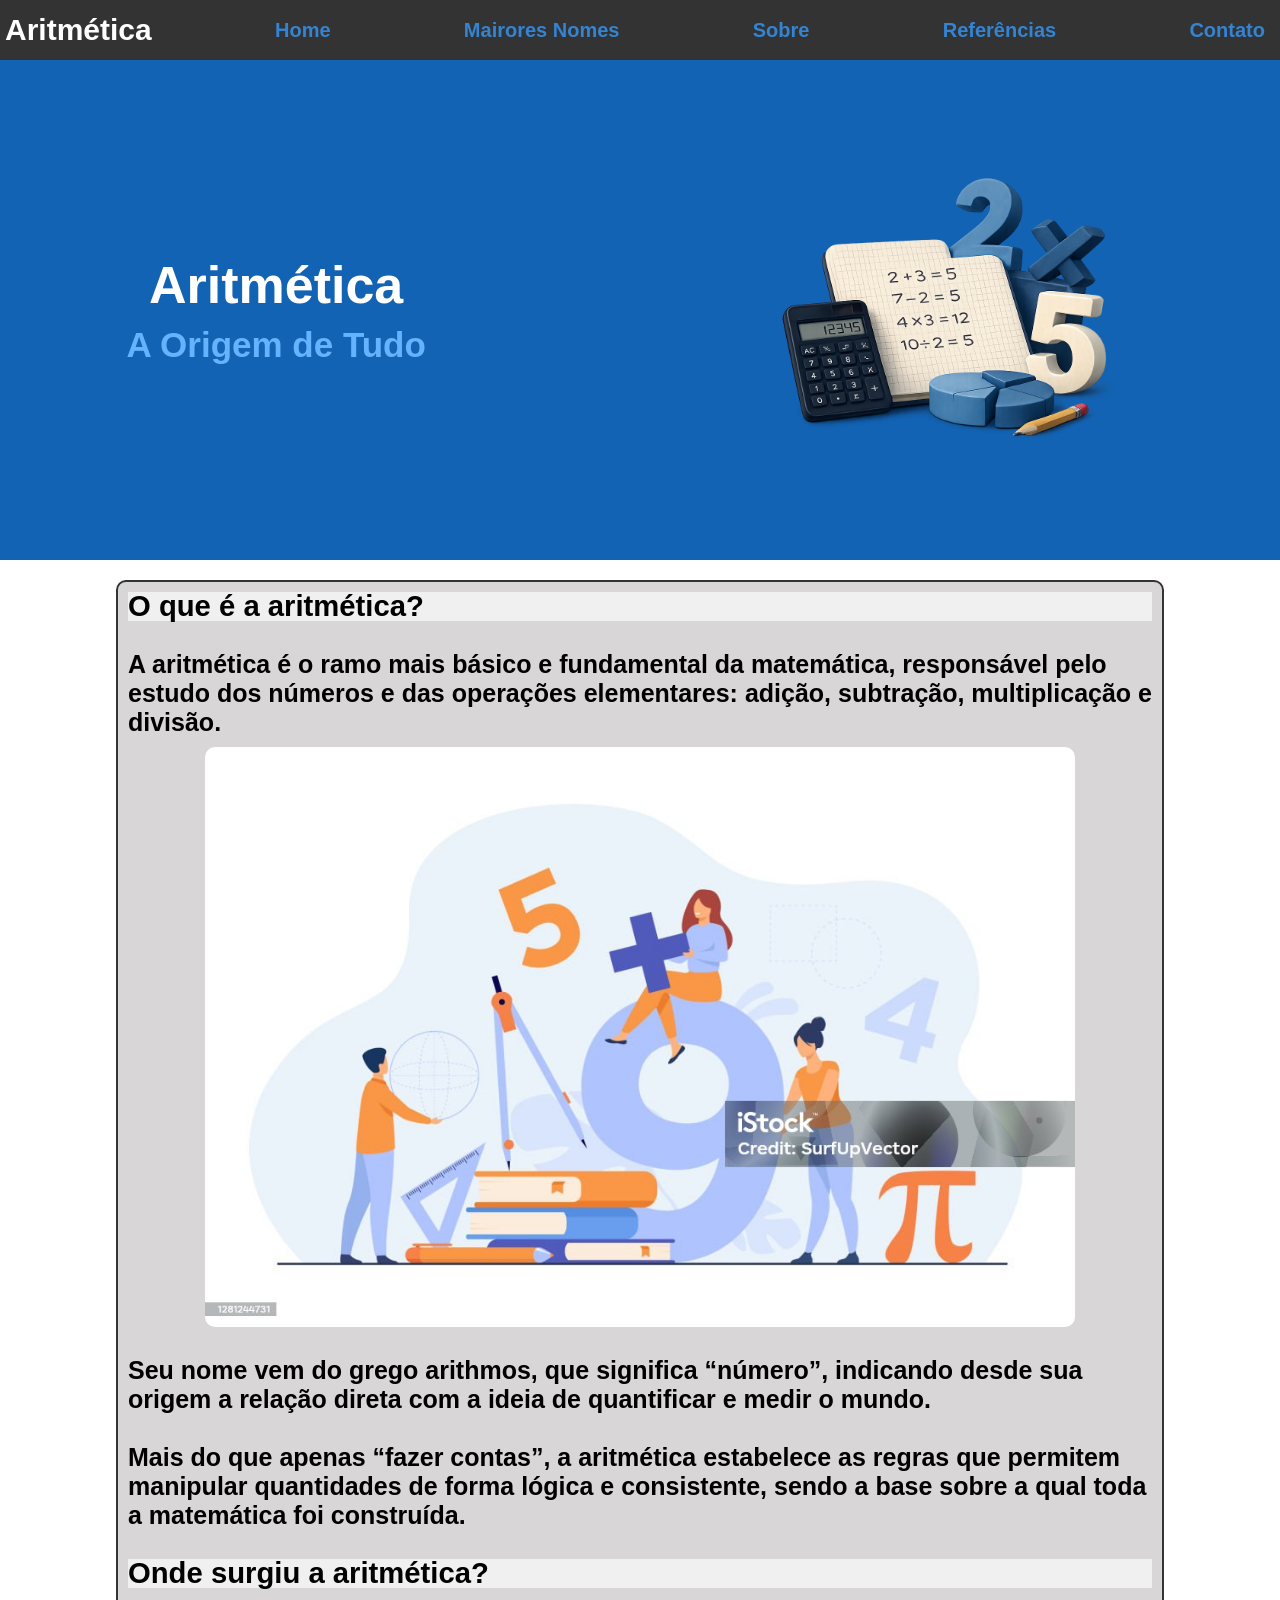
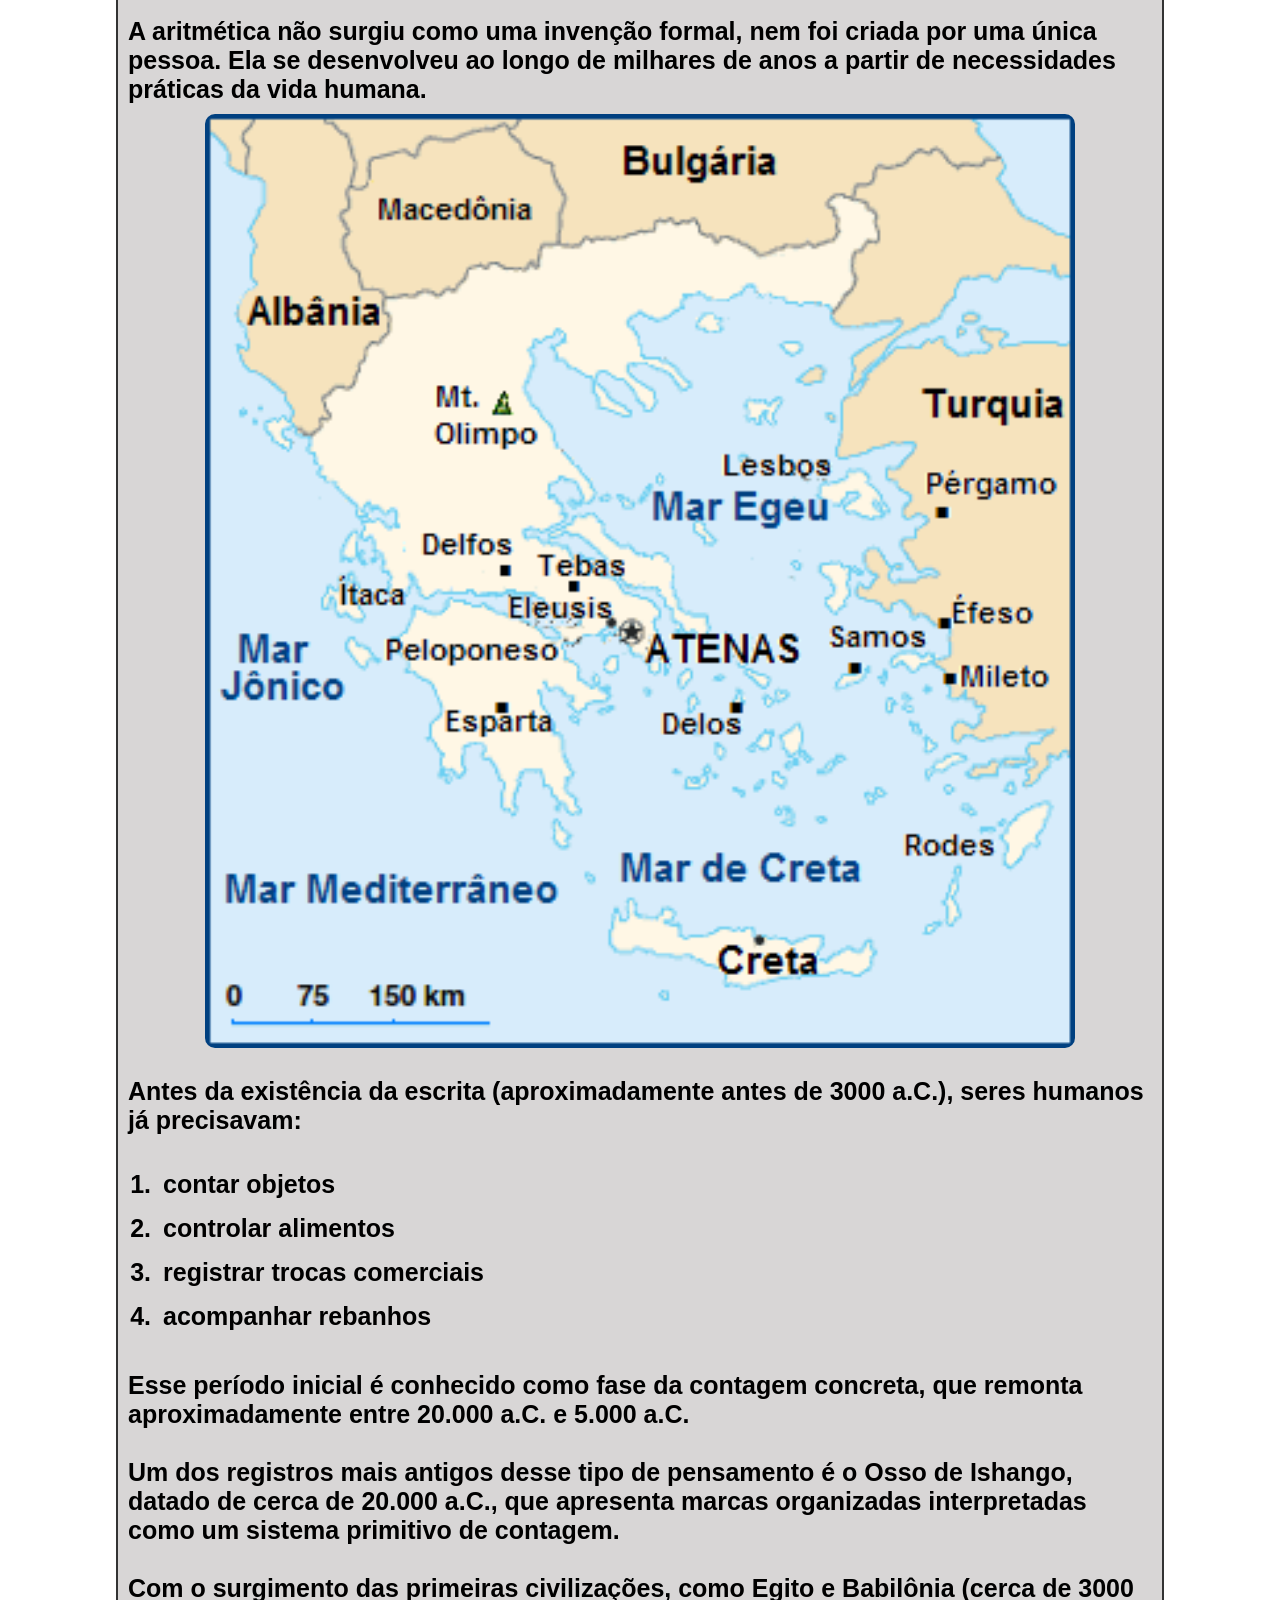
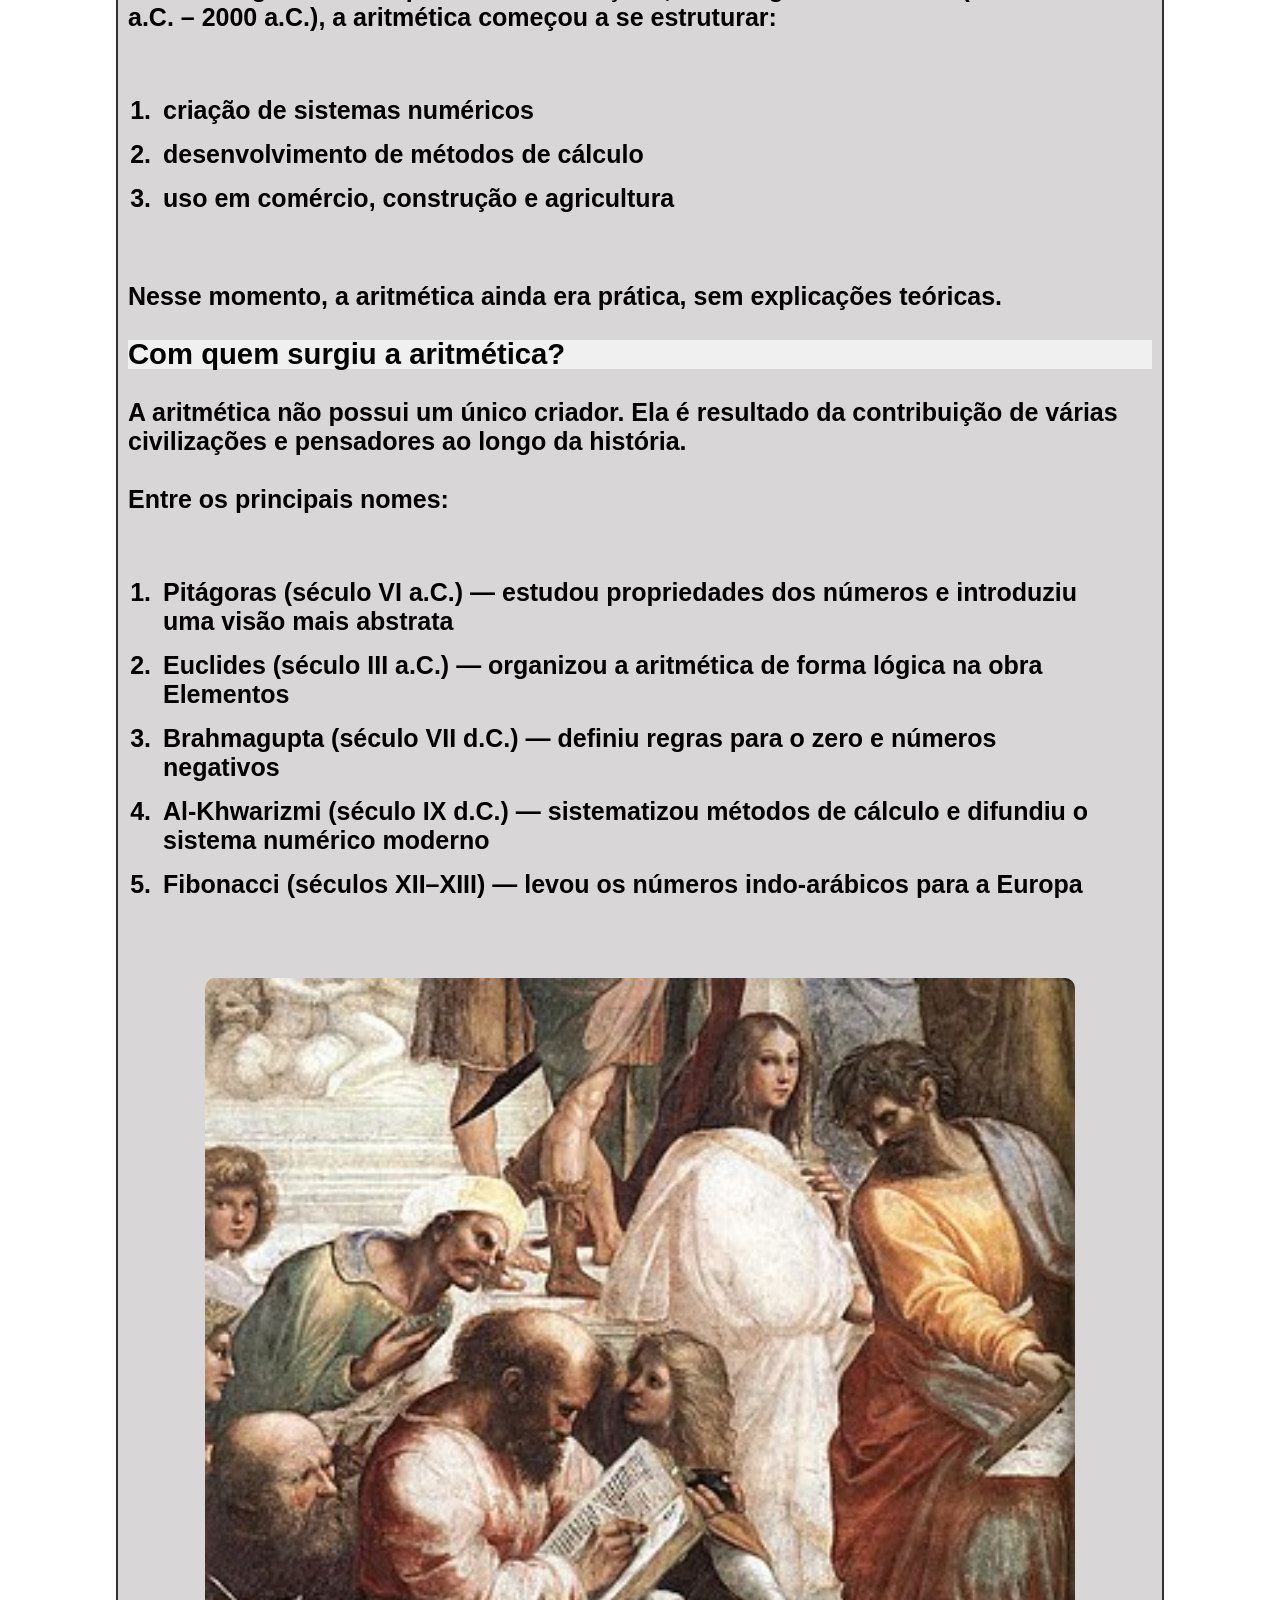
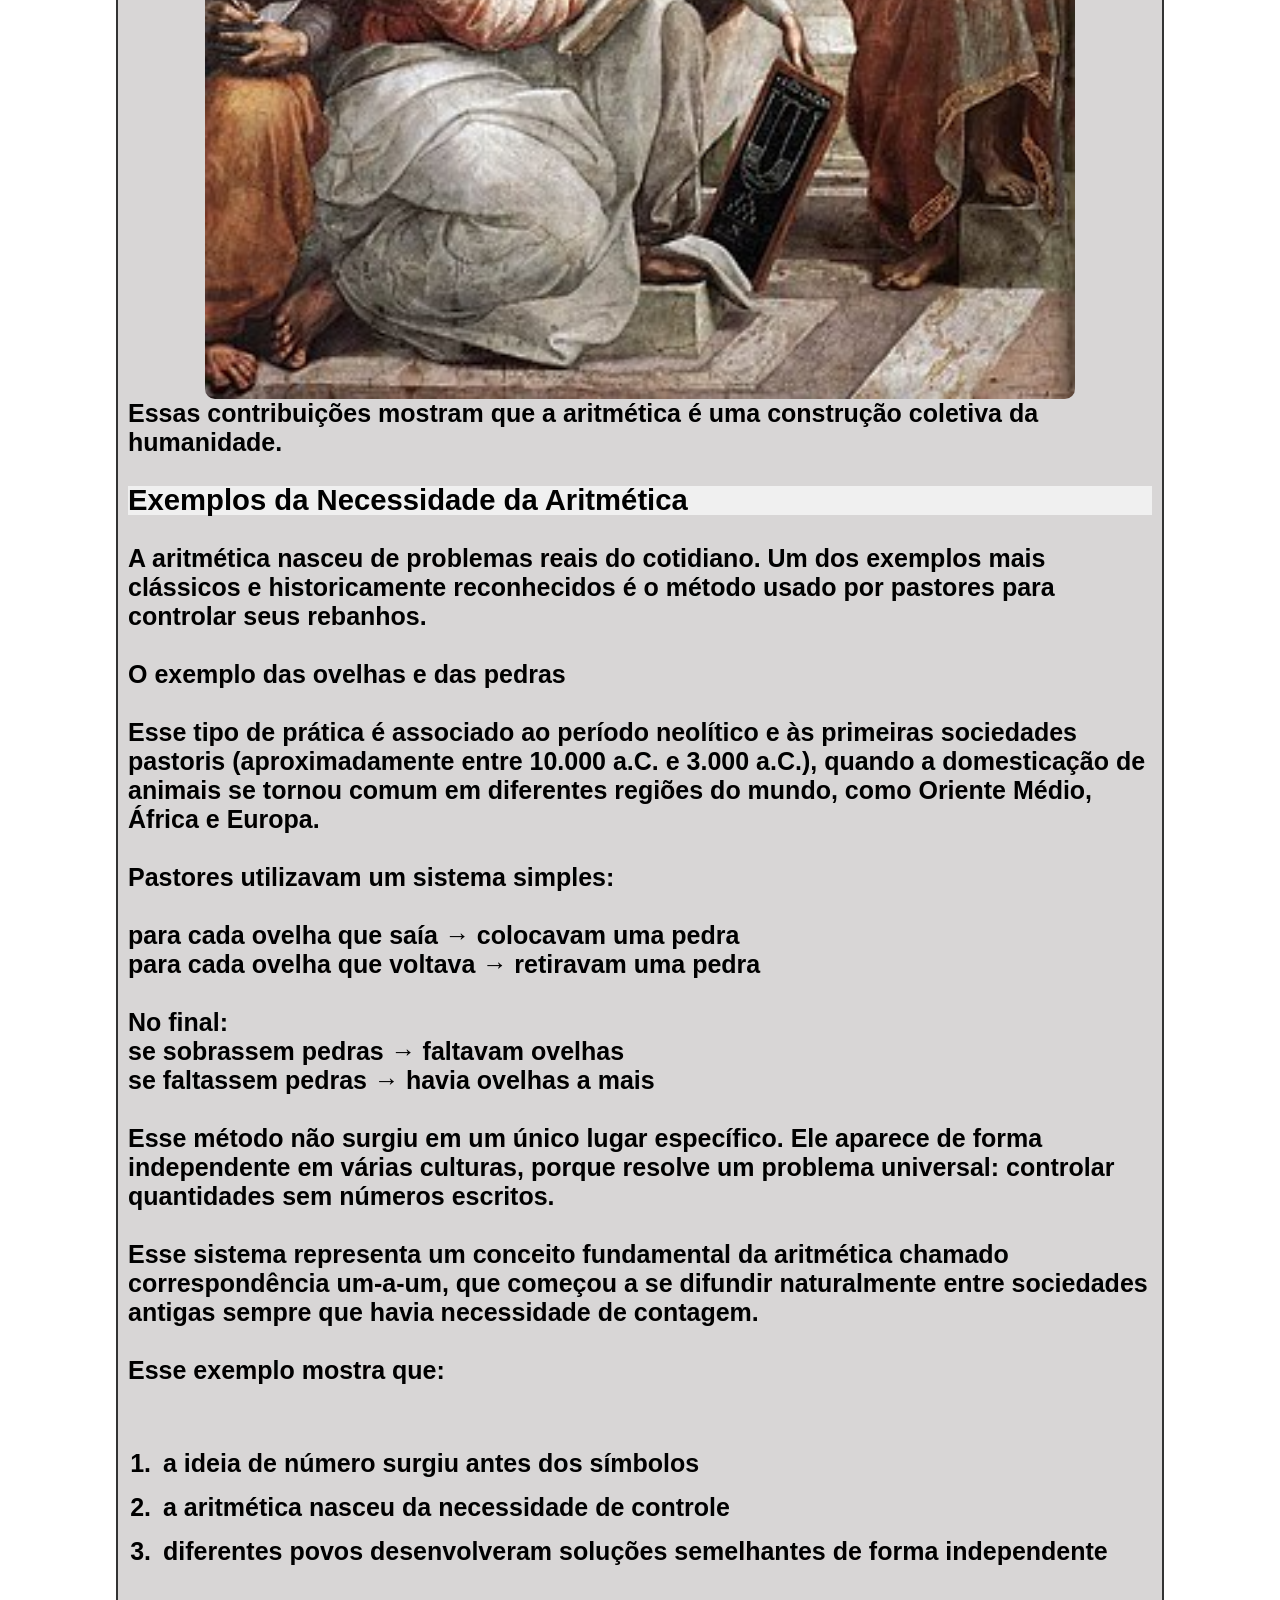
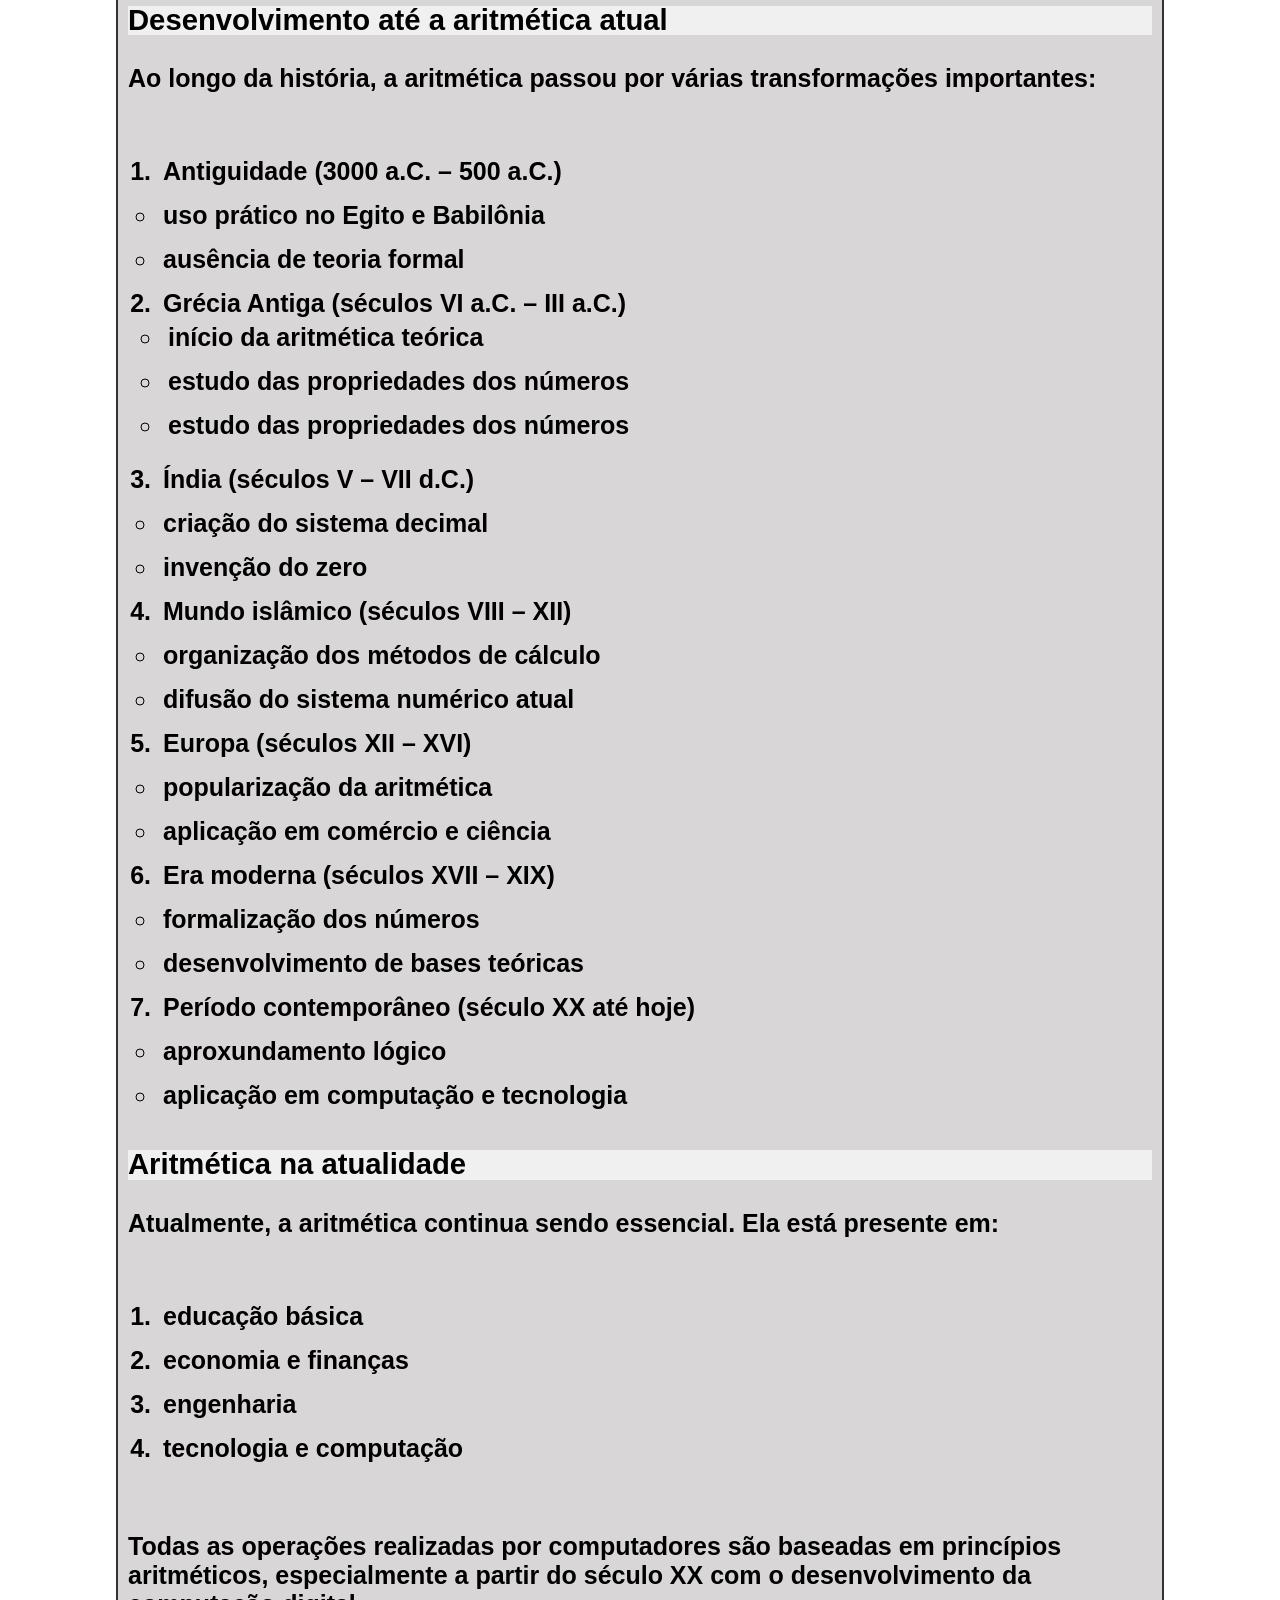
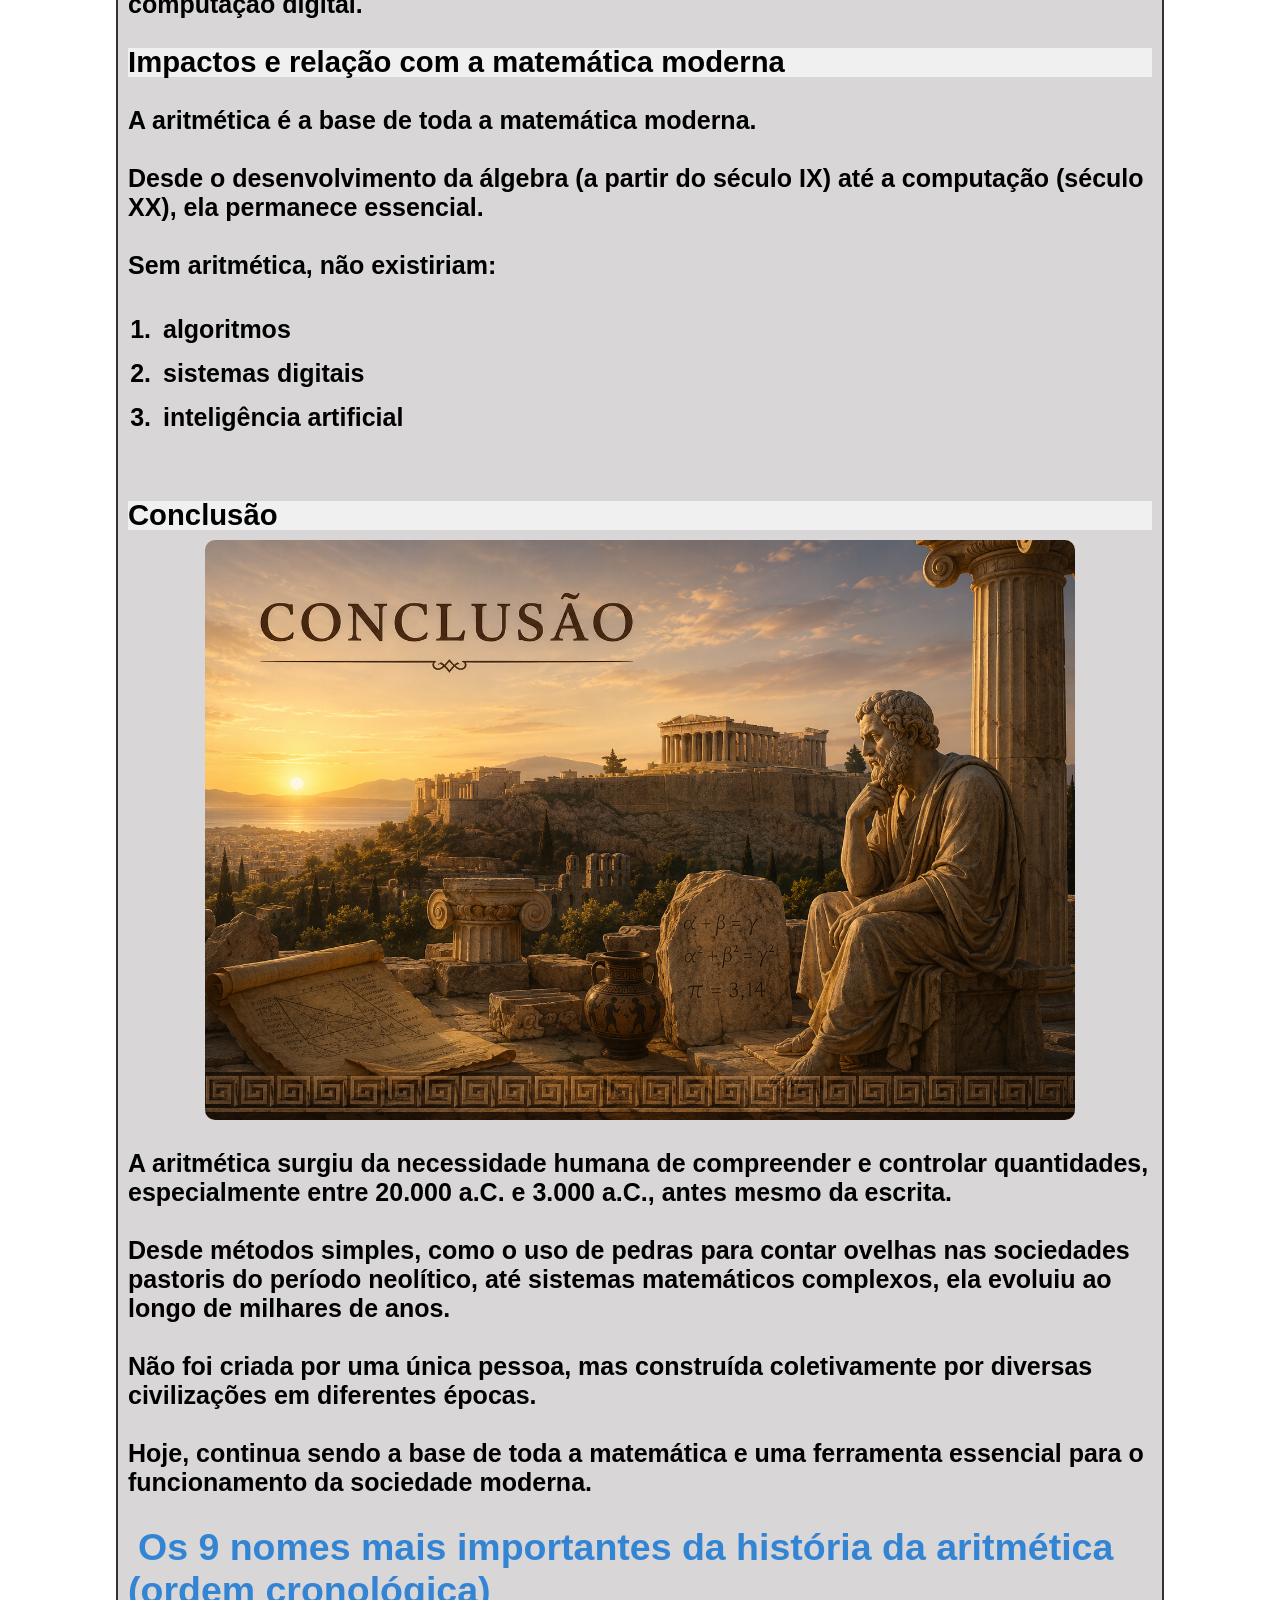
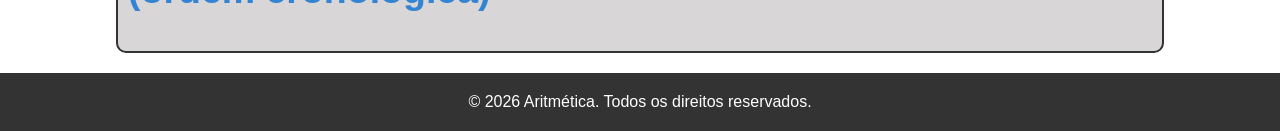
<file: index.html>
<!DOCTYPE html>
<html lang="en">
<head>
    <meta charset="UTF-8">
    <meta name="viewport" content="width=device-width, initial-scale=1.0">
    <title>Aritmética</title>
    <link rel="stylesheet" href="style.css">
    <link rel="shortcut icon" href="img/aritmetica.png" type="image/x-icon">
</head>
<body>
    <div id="navegacao">
        <h2>Aritmética</h2>
        <a href="index.html" target="_self" rel="noopener noreferrer">Home</a>
        <a href="indexNome.html" target="_self" rel="noopener noreferrer">Mairores Nomes</a>
        <a href="curiosidades.html" target="_self" rel="noopener noreferrer">Sobre</a>
        <a href="referencias.html" target="_self" rel="noopener noreferrer">Referências</a>
        <a href="contato.html" target="_self" rel="noopener noreferrer">Contato</a>
    </div>
    <header>
        <h1>Aritmética
        <span id="origem">A Origem de Tudo</span>
        </h1>
        <img src="img/57c68609-21f6-4dfa-a3d8-badc54bd5d47.png" alt="Aritmética" id="img-header">
    </header>
    <div id="conteudo_oque_e">
        <h3>O que é a aritmética?</h3>
        <br>
        <p>
            A aritmética é o ramo mais básico e fundamental da matemática, responsável pelo estudo dos números e das operações elementares: adição, subtração, multiplicação e divisão.
        </p>
        <img src="img/istockphoto-1281244731-612x612.jpg" alt="" class="img-conteudo">
        <br>
        <p>
            Seu nome vem do grego arithmos, que significa “número”, indicando desde sua origem a relação direta com a ideia de quantificar e medir o mundo.</p>
        <br>
        <p>
            Mais do que apenas “fazer contas”, a aritmética estabelece as regras que permitem manipular quantidades de forma lógica e consistente, sendo a base sobre a qual toda a matemática foi construída.</p>
        <br>
        <h3>Onde surgiu a aritmética?</h3>
        <br>
        <p>
            A aritmética não surgiu como uma invenção formal, nem foi criada por uma única pessoa. Ela se desenvolveu ao longo de milhares de anos a partir de necessidades práticas da vida humana.</p>
            <img src="img/MapaGrecia.png" alt=""class="img-conteudo">
        <br>
        <p>Antes da existência da escrita (aproximadamente antes de 3000 a.C.), seres humanos já precisavam:

        <ol>
            <li>contar objetos</li>
            <li>controlar alimentos</li>
            <li>registrar trocas comerciais</li>
            <li>acompanhar rebanhos</li>
        </ol>
    </p>
    <p>
        Esse período inicial é conhecido como fase da contagem concreta, que remonta aproximadamente entre 20.000 a.C. e 5.000 a.C.</p>
    <br>
    <p>
        Um dos registros mais antigos desse tipo de pensamento é o Osso de Ishango, datado de cerca de 20.000 a.C., que apresenta marcas organizadas interpretadas como um sistema primitivo de contagem.
    </p>
    <br>
    <p>
        Com o surgimento das primeiras civilizações, como Egito e Babilônia (cerca de 3000 a.C. – 2000 a.C.), a aritmética começou a se estruturar:
    </p>
    <br>
    <p>
        <ol>
            <li>criação de sistemas numéricos</li>
            <li>desenvolvimento de métodos de cálculo</li>
            <li>uso em comércio, construção e agricultura</li>
        </ol>
    </p>
    <br>
    <p>Nesse momento, a aritmética ainda era prática, sem explicações teóricas.</p>
    <br>
    <h3>Com quem surgiu a aritmética?</h3>
        <br>
        <p>A aritmética não possui um único criador. Ela é resultado da contribuição de várias civilizações e pensadores ao longo da história.</p>
        <br>
        <p>Entre os principais nomes:</p>
        <br>
        <ol>
            <li>Pitágoras (século VI a.C.) — estudou propriedades dos números e introduziu uma visão mais abstrata</li>
            <li>Euclides (século III a.C.) — organizou a aritmética de forma lógica na obra Elementos</li>
            <li>Brahmagupta (século VII d.C.) — definiu regras para o zero e números negativos</li>
            <li>Al-Khwarizmi (século IX d.C.) — sistematizou métodos de cálculo e difundiu o sistema numérico moderno</li>
            <li>Fibonacci (séculos XII–XIII) — levou os números indo-arábicos para a Europa</li>
        </ol>
        <br>
        <img src="img/Sanzio_01_Pythagoras.jpg" alt="Pitágoras" class="img-conteudo">
        <p>Essas contribuições mostram que a aritmética é uma construção coletiva da humanidade.</p>
        <br>
        <h3>Exemplos da Necessidade da Aritmética</h3>
        <br>
        <p>A aritmética nasceu de problemas reais do cotidiano. Um dos exemplos mais clássicos e historicamente reconhecidos é o método usado por pastores para controlar seus rebanhos.</p>
        <br>
        <p>O exemplo das ovelhas e das pedras</p>
        <br>
        <p>Esse tipo de prática é associado ao período neolítico e às primeiras sociedades pastoris (aproximadamente entre 10.000 a.C. e 3.000 a.C.), quando a domesticação de animais se tornou comum em diferentes regiões do mundo, como Oriente Médio, África e Europa.</p>
        <br>
        <p>Pastores utilizavam um sistema simples:</p>
        <br>
        <p>para cada ovelha que saía → colocavam uma pedra</p>
        <p>para cada ovelha que voltava → retiravam uma pedra</p>
        <br>
        <p>No final:</p>
        <p>se sobrassem pedras → faltavam ovelhas</p>
        <p>se faltassem pedras → havia ovelhas a mais</p>
        <br>
        <p>Esse método não surgiu em um único lugar específico. Ele aparece de forma independente em várias culturas, porque resolve um problema universal: controlar quantidades sem números escritos.</p>
        <br>
        <p>Esse sistema representa um conceito fundamental da aritmética chamado correspondência um-a-um, que começou a se difundir naturalmente entre sociedades antigas sempre que havia necessidade de contagem.</p>
        <br>
        <p>Esse exemplo mostra que:</p>
        <br>
        <ol>
            <li>a ideia de número surgiu antes dos símbolos</li>
            <li>a aritmética nasceu da necessidade de controle</li>
            <li>diferentes povos desenvolveram soluções semelhantes de forma independente</li>
        </ol>
            <h3>Desenvolvimento até a aritmética atual</h3>
            <br>
            <p>Ao longo da história, a aritmética passou por várias transformações importantes:</p>
            <br>
            <ol>
                    <li>Antiguidade (3000 a.C. – 500 a.C.)</li>
                        <ul>
                            <li>uso prático no Egito e Babilônia</li>
                            <li>ausência de teoria formal</li>
                        </ul>
                    </li>
                    <li>Grécia Antiga (séculos VI a.C. – III a.C.)
                        <ul>
                            <li>início da aritmética teórica</li>
                            <li>estudo das propriedades dos números</li>
                            <li>estudo das propriedades dos números</li>
                        </ul>
                    </li>
                    <li>Índia (séculos V – VII d.C.)</li>
                        <ul>
                            <li>criação do sistema decimal</li>
                            <li>invenção do zero</li>
                        </ul>
                    </li>
                    <li>Mundo islâmico (séculos VIII – XII)</li>
                        <ul>
                            <li>organização dos métodos de cálculo</li>
                            <li>difusão do sistema numérico atual</li>
                        </ul>
                    </li>
                    <li>Europa (séculos XII – XVI)</li>
                        <ul>
                            <li>popularização da aritmética</li>
                            <li>aplicação em comércio e ciência</li>
                        </ul>
                    </li>
                    <li>Era moderna (séculos XVII – XIX)</li>
                        <ul>
                            <li>formalização dos números</li>
                            <li>desenvolvimento de bases teóricas</li>
                        </ul>
                    </li>
                    <li>Período contemporâneo (século XX até hoje)</li>
                        <ul>
                            <li>aproxundamento lógico</li>
                            <li>aplicação em computação e tecnologia</li>
                        </ul>
                    </li>
                </ul>
            </ol>
                <h3>Aritmética na atualidade</h3>
                <br>
            <p>Atualmente, a aritmética continua sendo essencial. Ela está presente em:</p>
            <br>
            <ol>
                <li>educação básica</li>
                <li>economia e finanças</li>
                <li>engenharia</li>
                <li>tecnologia e computação</li>
            </ol>

            <br>
            <p>Todas as operações realizadas por computadores são baseadas em princípios aritméticos, especialmente a partir do século XX com o desenvolvimento da computação digital.</p>
            <br>
            <h3>Impactos e relação com a matemática moderna</h3>
            <br>
            <p>A aritmética é a base de toda a matemática moderna.</p>
            <br>
            <p>Desde o desenvolvimento da álgebra (a partir do século IX) até a computação (século XX), ela permanece essencial.</p>
            <br>
            <p>Sem aritmética, não existiriam:</p>
            <ol>
                <li>algoritmos</li>
                <li>sistemas digitais</li>
                <li>inteligência artificial</li>
            </ol>
            <br>
            <h3>Conclusão</h3>
            <img src="img/bace8f8e-dc32-458f-b65f-73d6efd23f50.png" alt="" class="img-conteudo">
            <br>
            <p>A aritmética surgiu da necessidade humana de compreender e controlar quantidades, especialmente entre 20.000 a.C. e 3.000 a.C., antes mesmo da escrita.</p>
            <br>
            <p>Desde métodos simples, como o uso de pedras para contar ovelhas nas sociedades pastoris do período neolítico, até sistemas matemáticos complexos, ela evoluiu ao longo de milhares de anos.</p>
            <br>
            <p>Não foi criada por uma única pessoa, mas construída coletivamente por diversas civilizações em diferentes épocas.</p>
            <br>
            <p>Hoje, continua sendo a base de toda a matemática e uma ferramenta essencial para o funcionamento da sociedade moderna.</p>
            <br>
            <h2><a href="indexNome.html">Os 9 nomes mais importantes da história da aritmética (ordem cronológica)</a></h2>
            <br>
        </div>
    </div>
    <footer>
        <p>&copy; 2026 Aritmética. Todos os direitos reservados.</p>
    </footer>
</body>
</html>
</file>
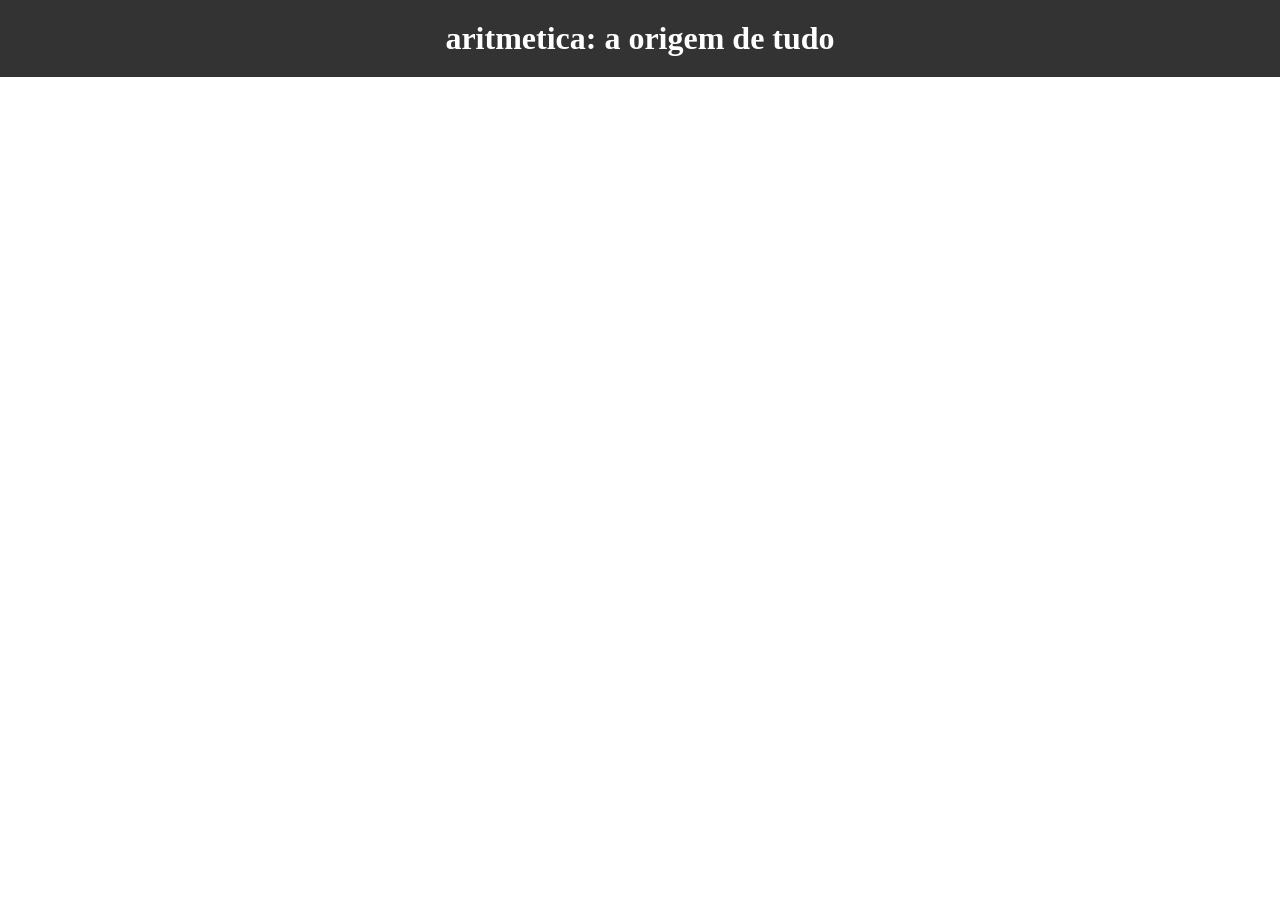
<file: front/index.html>
<!DOCTYPE html>
<html lang="en">
<head>
    <meta charset="UTF-8">
    <meta name="viewport" content="width=device-width, initial-scale=1.0">
    <title>Aritimetica</title>
    <link rel="stylesheet" href="style.css">
</head>
<body>
    <div id="navegacao">
        <h1>aritmetica: a origem de tudo</h1>
    </div>
</body>
</html>
</file>
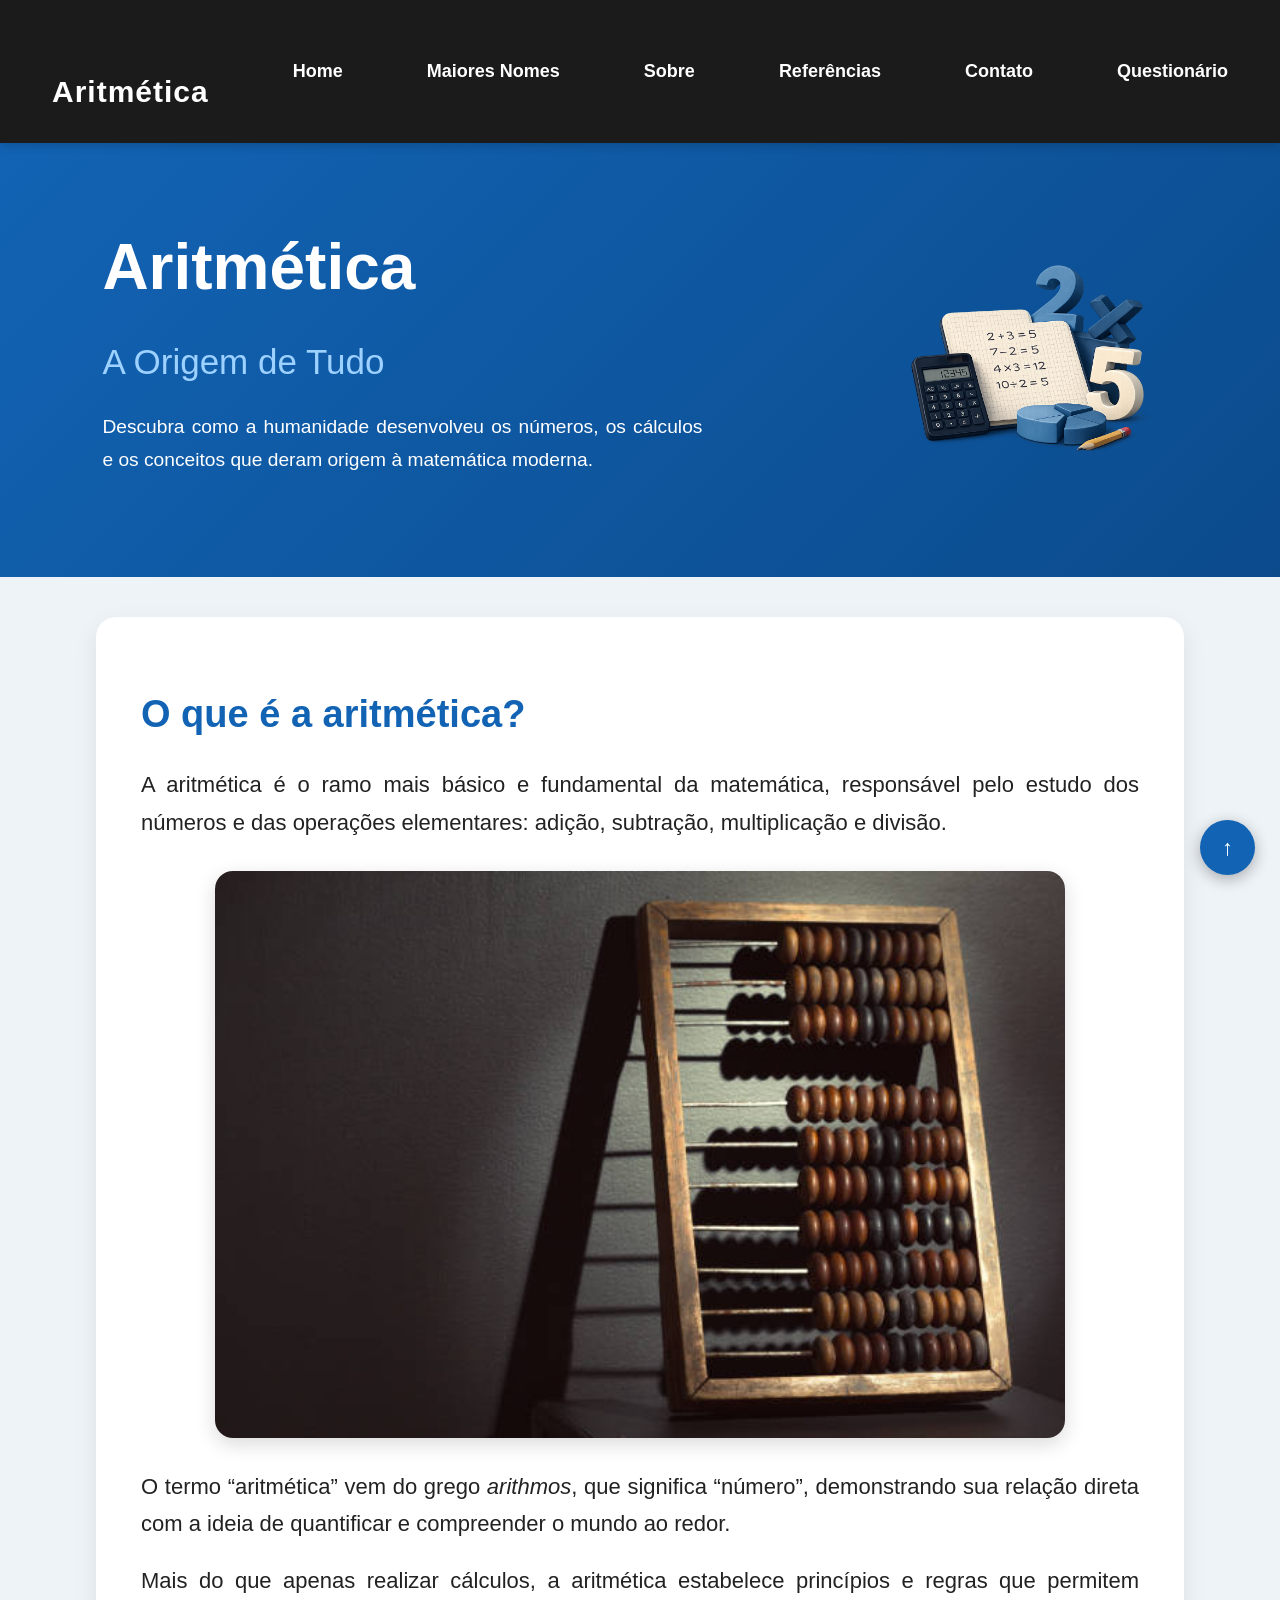
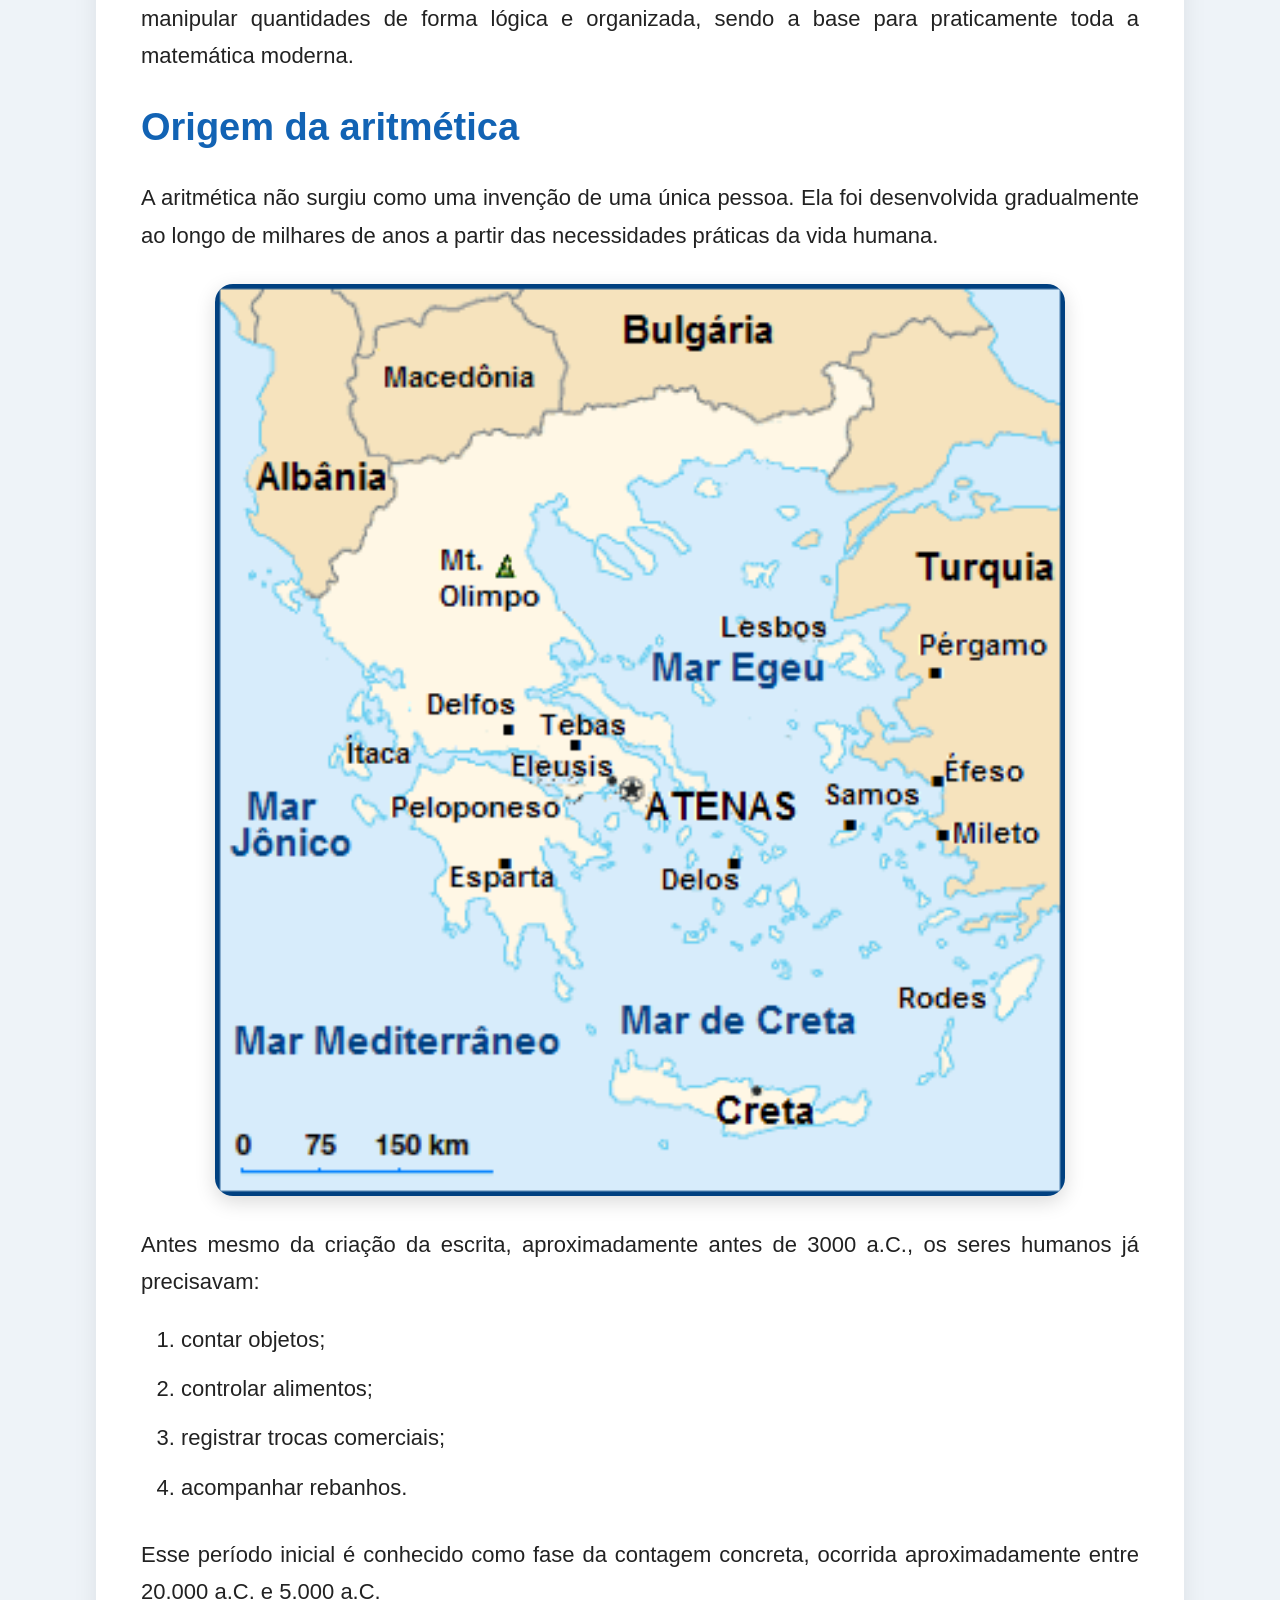
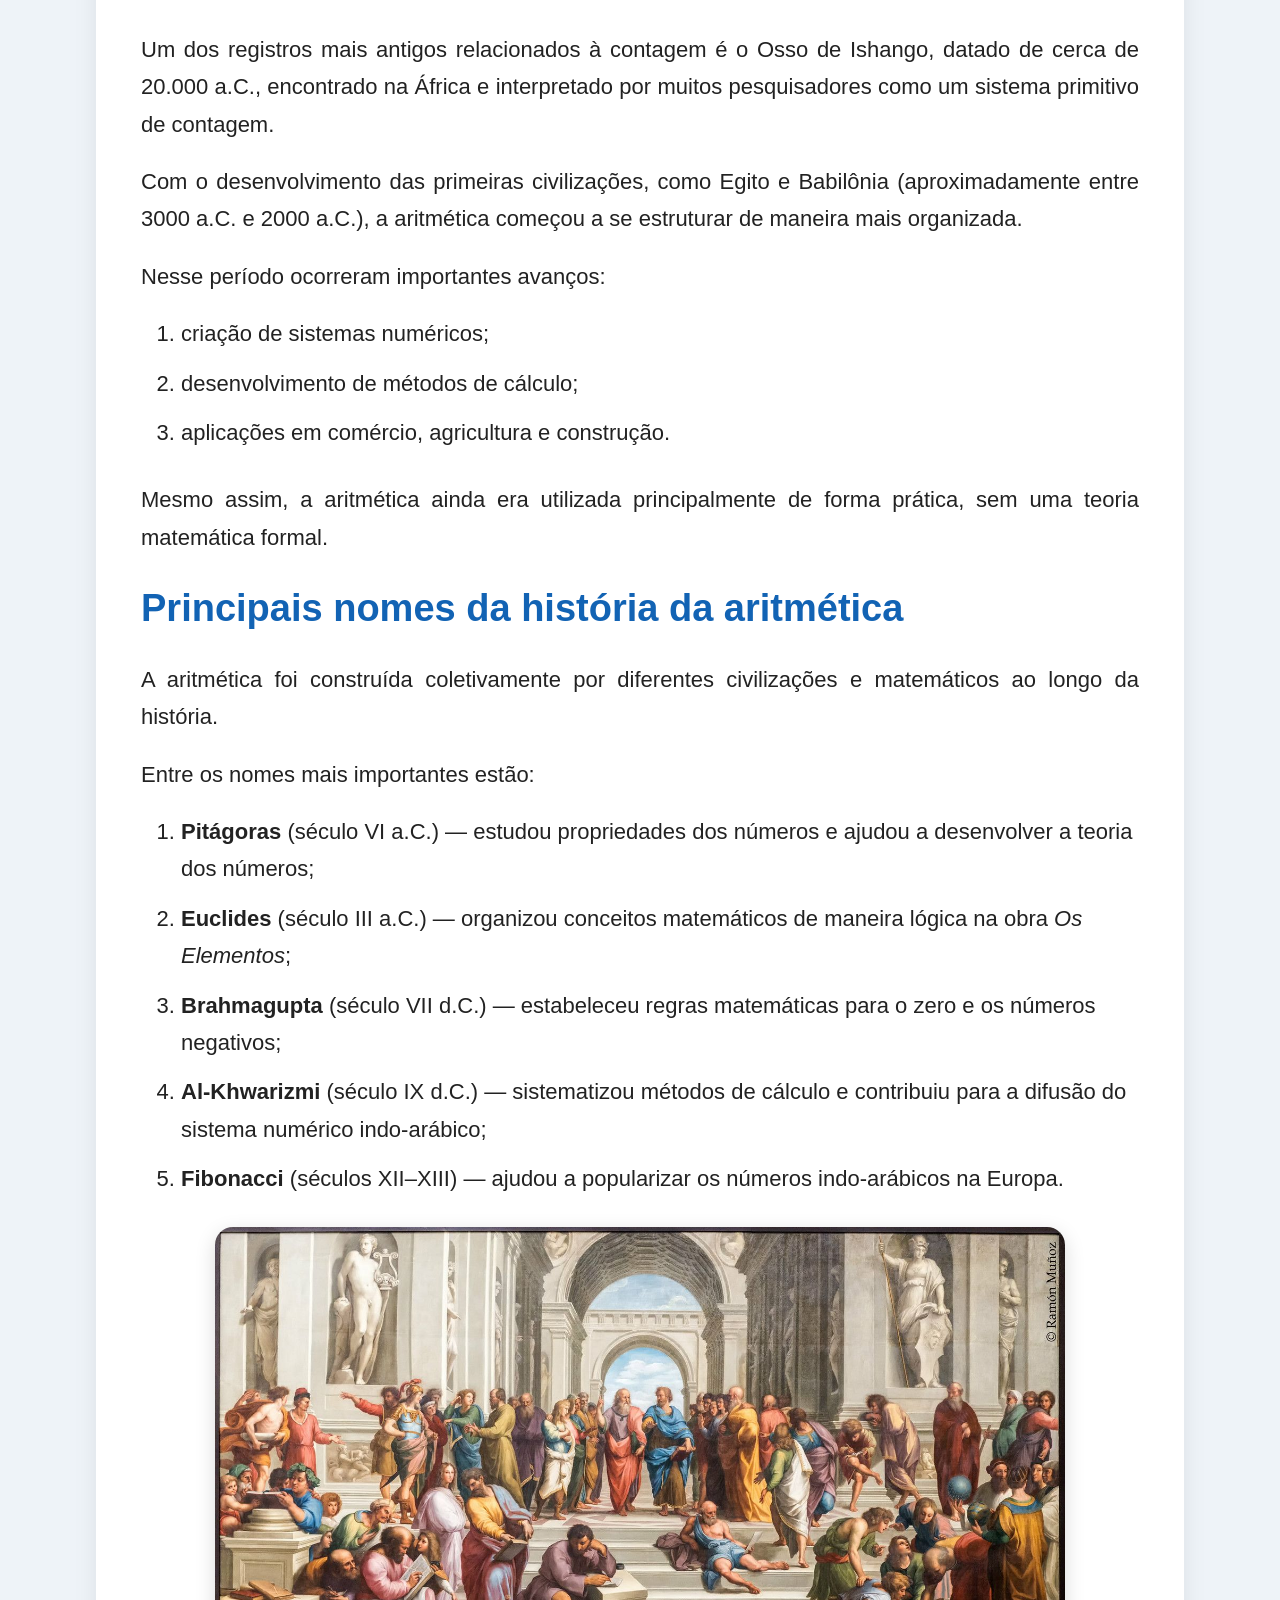
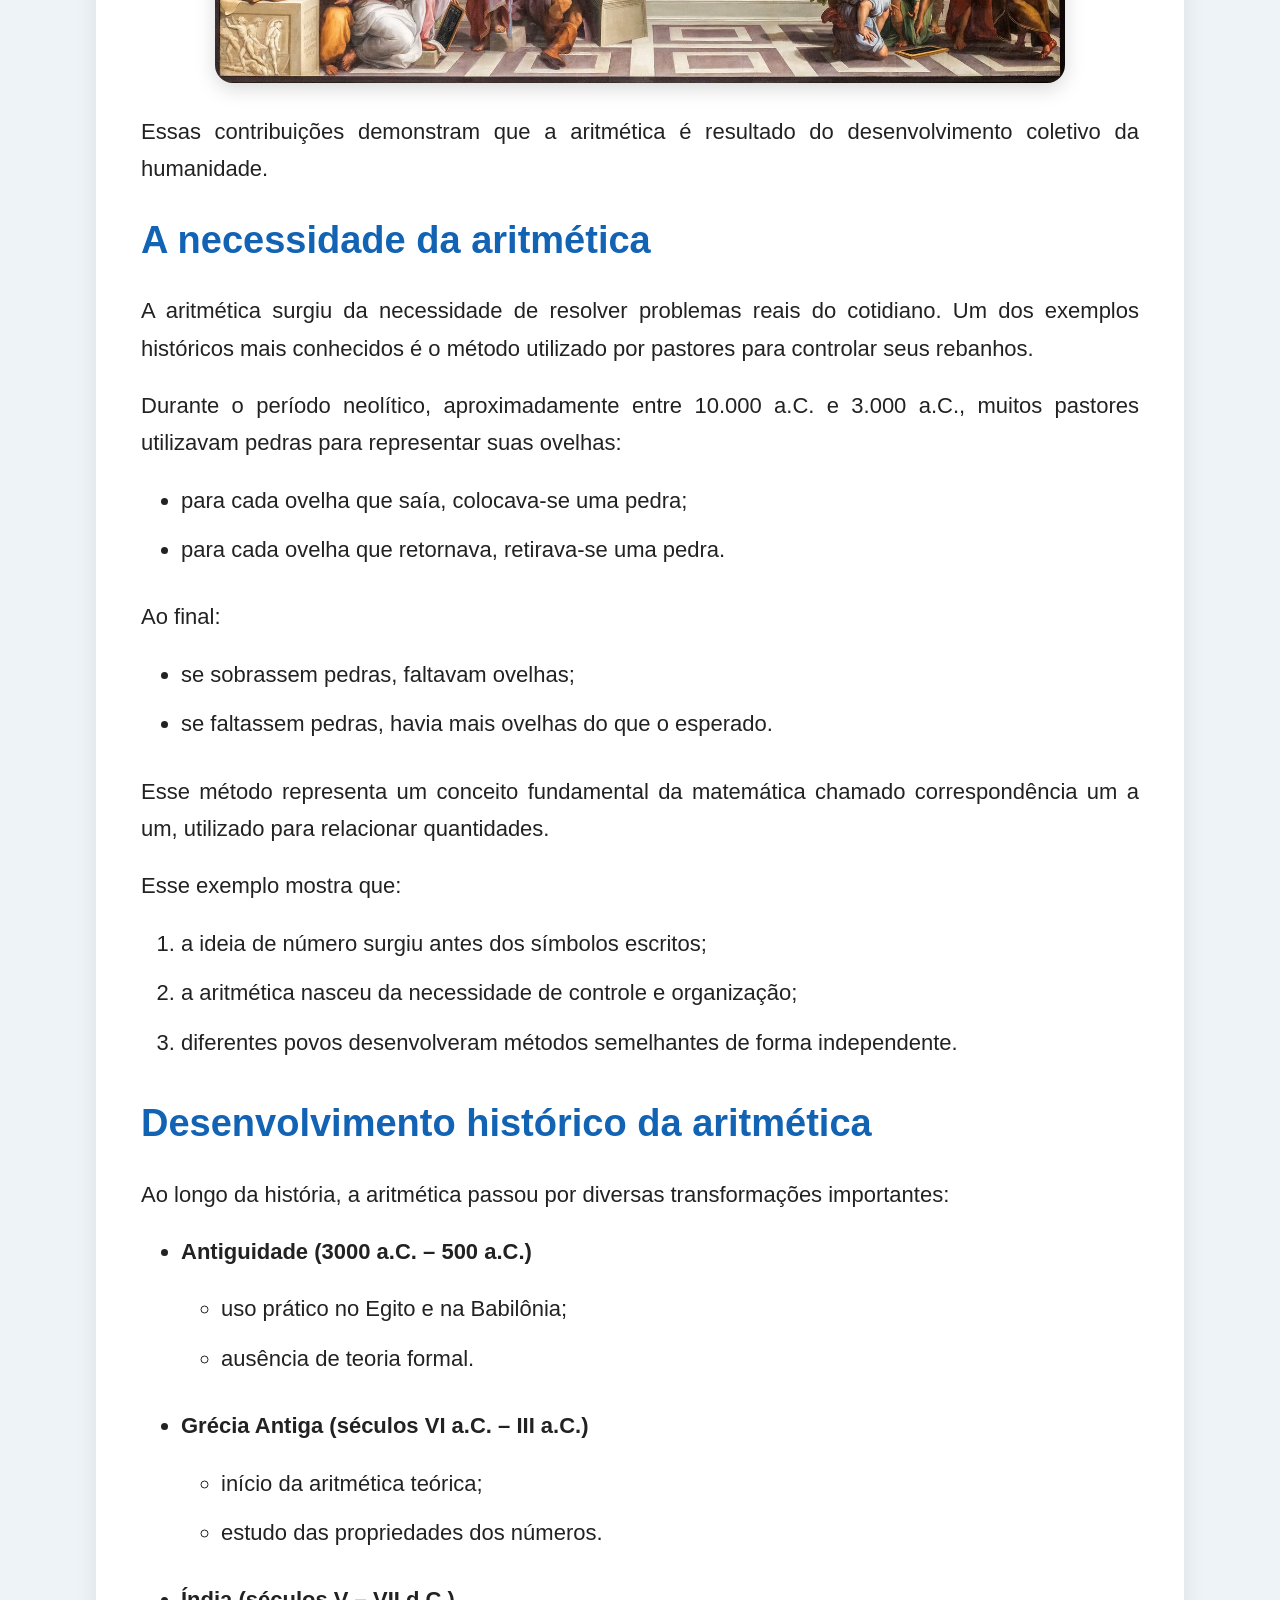
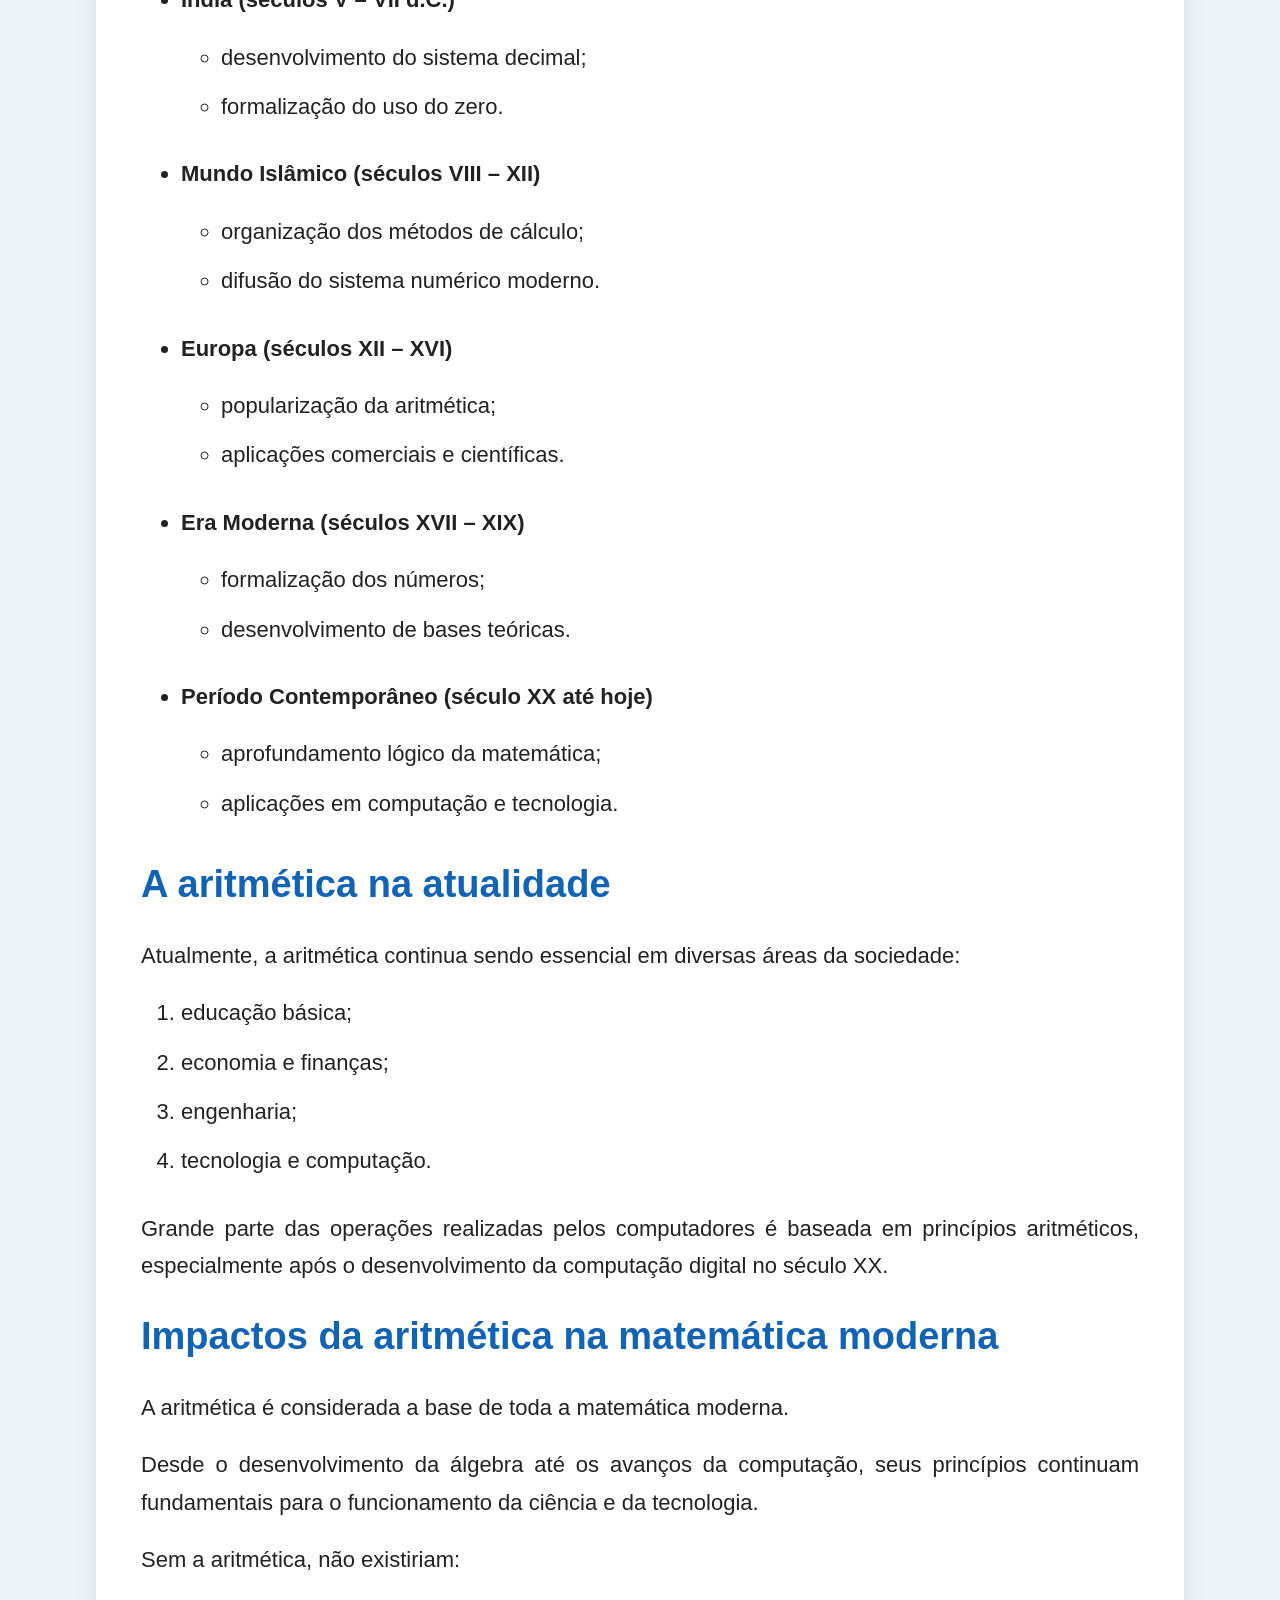
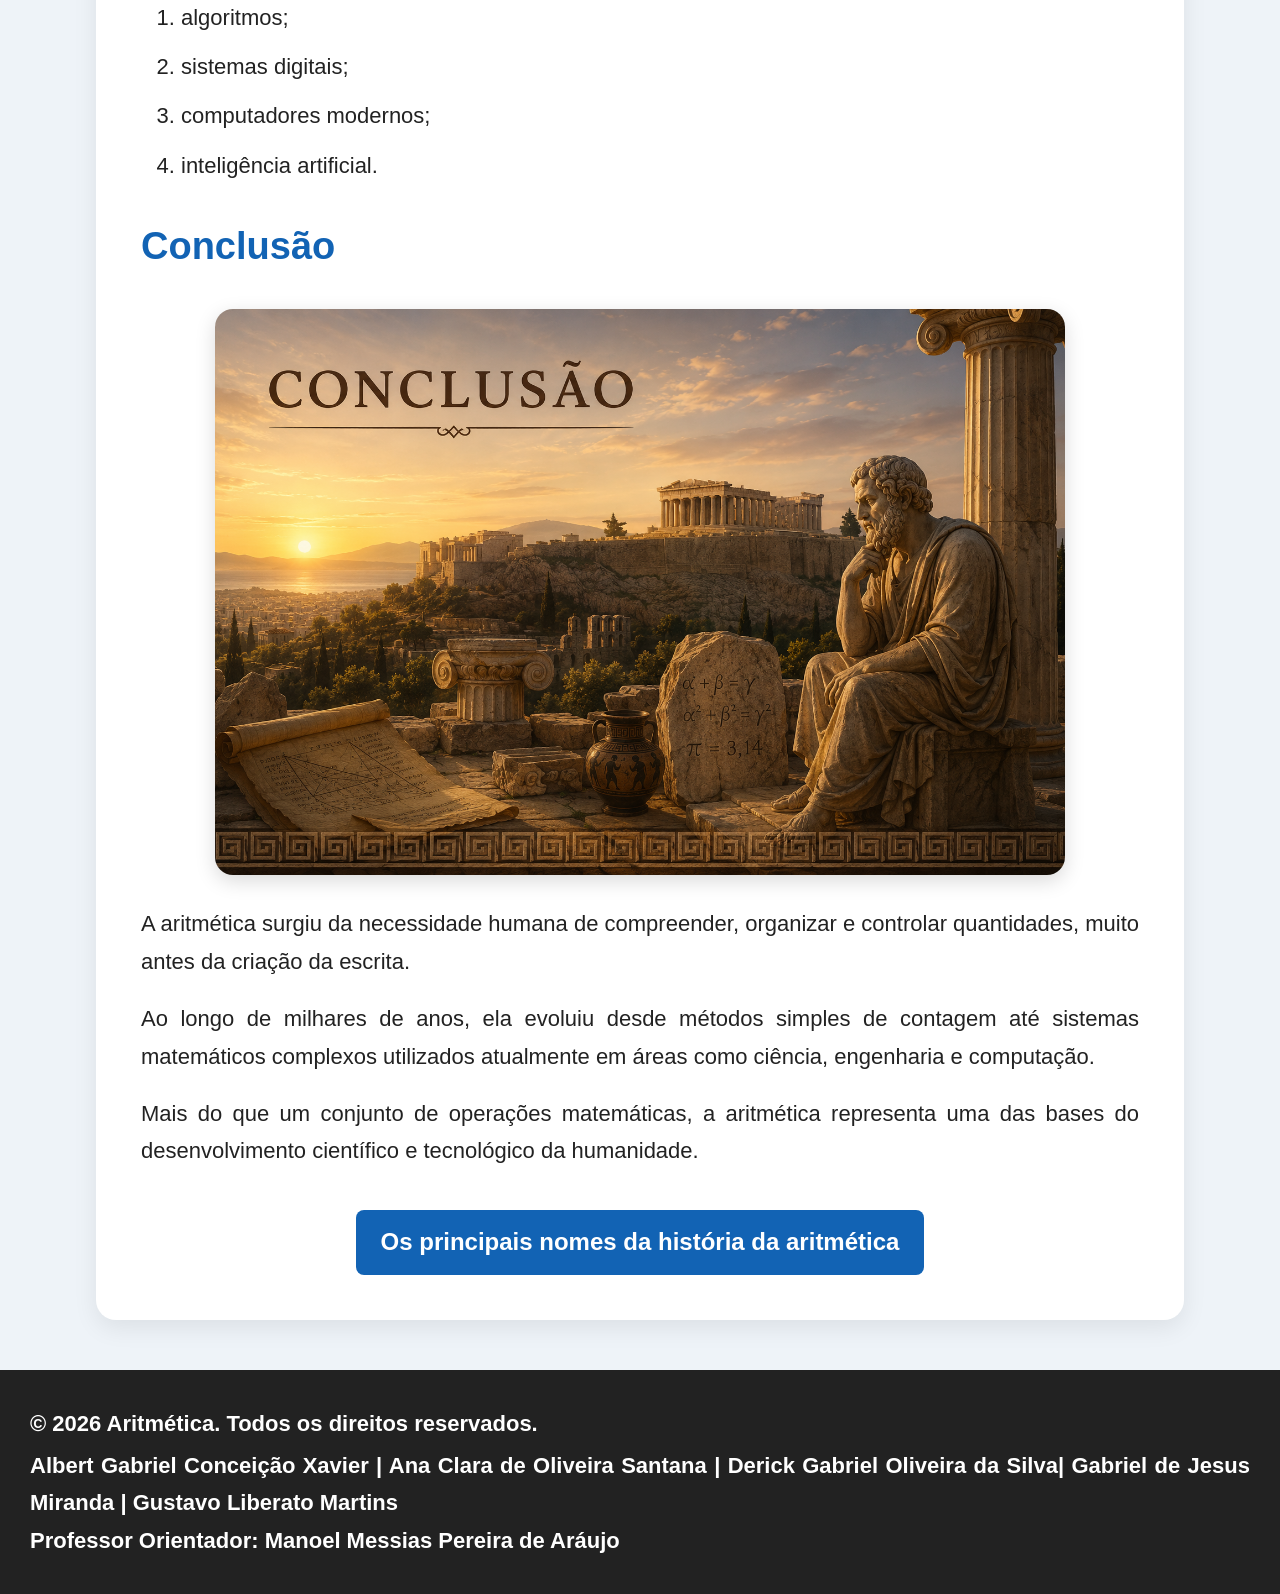
<file: projetoMatematica-master/index.html>
<!DOCTYPE html>
<html lang="pt-br">

<head>
    <meta charset="UTF-8">
    <meta name="viewport" content="width=device-width, initial-scale=1.0">
    <title>Aritmética</title>

    <link rel="stylesheet" href="css/style.css">
    <link rel="shortcut icon" href="img/aritmetica.png" type="image/x-icon">
</head>

<body>

    <div id="navegacao">
        <a href="index.html"><h2>Aritmética</h2></a>

        <a href="index.html">Home</a>
        <a href="indexNome.html">Maiores Nomes</a>
        <a href="curiosidades.html">Sobre</a>
        <a href="referencias.html">Referências</a>
        <a href="contato.html">Contato</a>
        <a href="questionario.html">Questionário</a>
    </div>

    <header>
        <div class="header-texto">
            <h1>Aritmética</h1>

            <span id="origem">
                A Origem de Tudo
            </span>

            <p>
                Descubra como a humanidade desenvolveu os números, os cálculos e
                os conceitos que deram origem à matemática moderna.
            </p>
        </div>

        <img src="img/57c68609-21f6-4dfa-a3d8-badc54bd5d47.png" alt="Representação da aritmética" id="img-header">
    </header>

    <div id="conteudo_oque_e">

        <h3>O que é a aritmética?</h3>

        <p>
            A aritmética é o ramo mais básico e fundamental da matemática, responsável pelo estudo dos números e das
            operações elementares: adição, subtração, multiplicação e divisão.
        </p>

        <img src="img/fundoInicio.jpg" alt="Imagem representando cálculos matemáticos" class="img-conteudo">

        <p>
            O termo “aritmética” vem do grego <em>arithmos</em>, que significa “número”, demonstrando sua relação direta
            com a ideia de quantificar e compreender o mundo ao redor.
        </p>

        <p>
            Mais do que apenas realizar cálculos, a aritmética estabelece princípios e regras que permitem manipular
            quantidades de forma lógica e organizada, sendo a base para praticamente toda a matemática moderna.
        </p>

        <h3>Origem da aritmética</h3>

        <p>
            A aritmética não surgiu como uma invenção de uma única pessoa. Ela foi desenvolvida gradualmente ao longo de
            milhares de anos a partir das necessidades práticas da vida humana.
        </p>

        <img src="img/MapaGrecia.png" alt="Mapa representando civilizações antigas" class="img-conteudo">

        <p>
            Antes mesmo da criação da escrita, aproximadamente antes de 3000 a.C., os seres humanos já precisavam:
        </p>

        <ol>
            <li>contar objetos;</li>
            <li>controlar alimentos;</li>
            <li>registrar trocas comerciais;</li>
            <li>acompanhar rebanhos.</li>
        </ol>

        <p>
            Esse período inicial é conhecido como fase da contagem concreta, ocorrida aproximadamente entre 20.000 a.C.
            e 5.000 a.C.
        </p>

        <p>
            Um dos registros mais antigos relacionados à contagem é o Osso de Ishango, datado de cerca de 20.000 a.C.,
            encontrado na África e interpretado por muitos pesquisadores como um sistema primitivo de contagem.
        </p>

        <p>
            Com o desenvolvimento das primeiras civilizações, como Egito e Babilônia (aproximadamente entre 3000 a.C. e
            2000 a.C.), a aritmética começou a se estruturar de maneira mais organizada.
        </p>

        <p>
            Nesse período ocorreram importantes avanços:
        </p>

        <ol>
            <li>criação de sistemas numéricos;</li>
            <li>desenvolvimento de métodos de cálculo;</li>
            <li>aplicações em comércio, agricultura e construção.</li>
        </ol>

        <p>
            Mesmo assim, a aritmética ainda era utilizada principalmente de forma prática, sem uma teoria matemática
            formal.
        </p>

        <h3>Principais nomes da história da aritmética</h3>

        <p>
            A aritmética foi construída coletivamente por diferentes civilizações e matemáticos ao longo da história.
        </p>

        <p>
            Entre os nomes mais importantes estão:
        </p>

        <ol>
            <li><strong>Pitágoras</strong> (século VI a.C.) — estudou propriedades dos números e ajudou a desenvolver a
                teoria dos números;</li>

            <li><strong>Euclides</strong> (século III a.C.) — organizou conceitos matemáticos de maneira lógica na obra
                <em>Os Elementos</em>;
            </li>

            <li><strong>Brahmagupta</strong> (século VII d.C.) — estabeleceu regras matemáticas para o zero e os números
                negativos;</li>

            <li><strong>Al-Khwarizmi</strong> (século IX d.C.) — sistematizou métodos de cálculo e contribuiu para a
                difusão do sistema numérico indo-arábico;</li>

            <li><strong>Fibonacci</strong> (séculos XII–XIII) — ajudou a popularizar os números indo-arábicos na Europa.
            </li>
        </ol>

        <img src="img/maioresNomes.jpg" alt="Maiores nomes da história da aritmética" class="img-conteudo">

        <p>
            Essas contribuições demonstram que a aritmética é resultado do desenvolvimento coletivo da humanidade.
        </p>

        <h3>A necessidade da aritmética</h3>

        <p>
            A aritmética surgiu da necessidade de resolver problemas reais do cotidiano. Um dos exemplos históricos mais
            conhecidos é o método utilizado por pastores para controlar seus rebanhos.
        </p>

        <p>
            Durante o período neolítico, aproximadamente entre 10.000 a.C. e 3.000 a.C., muitos pastores utilizavam
            pedras para representar suas ovelhas:
        </p>

        <ul>
            <li>para cada ovelha que saía, colocava-se uma pedra;</li>
            <li>para cada ovelha que retornava, retirava-se uma pedra.</li>
        </ul>

        <p>
            Ao final:
        </p>

        <ul>
            <li>se sobrassem pedras, faltavam ovelhas;</li>
            <li>se faltassem pedras, havia mais ovelhas do que o esperado.</li>
        </ul>

        <p>
            Esse método representa um conceito fundamental da matemática chamado correspondência um a um, utilizado para
            relacionar quantidades.
        </p>

        <p>
            Esse exemplo mostra que:
        </p>

        <ol>
            <li>a ideia de número surgiu antes dos símbolos escritos;</li>
            <li>a aritmética nasceu da necessidade de controle e organização;</li>
            <li>diferentes povos desenvolveram métodos semelhantes de forma independente.</li>
        </ol>

        <h3>Desenvolvimento histórico da aritmética</h3>

        <p>
            Ao longo da história, a aritmética passou por diversas transformações importantes:
        </p>

        <ul>

            <li>
                <strong>Antiguidade (3000 a.C. – 500 a.C.)</strong>
                <ul>
                    <li>uso prático no Egito e na Babilônia;</li>
                    <li>ausência de teoria formal.</li>
                </ul>
            </li>

            <li>
                <strong>Grécia Antiga (séculos VI a.C. – III a.C.)</strong>
                <ul>
                    <li>início da aritmética teórica;</li>
                    <li>estudo das propriedades dos números.</li>
                </ul>
            </li>

            <li>
                <strong>Índia (séculos V – VII d.C.)</strong>
                <ul>
                    <li>desenvolvimento do sistema decimal;</li>
                    <li>formalização do uso do zero.</li>
                </ul>
            </li>

            <li>
                <strong>Mundo Islâmico (séculos VIII – XII)</strong>
                <ul>
                    <li>organização dos métodos de cálculo;</li>
                    <li>difusão do sistema numérico moderno.</li>
                </ul>
            </li>

            <li>
                <strong>Europa (séculos XII – XVI)</strong>
                <ul>
                    <li>popularização da aritmética;</li>
                    <li>aplicações comerciais e científicas.</li>
                </ul>
            </li>

            <li>
                <strong>Era Moderna (séculos XVII – XIX)</strong>
                <ul>
                    <li>formalização dos números;</li>
                    <li>desenvolvimento de bases teóricas.</li>
                </ul>
            </li>

            <li>
                <strong>Período Contemporâneo (século XX até hoje)</strong>
                <ul>
                    <li>aprofundamento lógico da matemática;</li>
                    <li>aplicações em computação e tecnologia.</li>
                </ul>
            </li>

        </ul>

        <h3>A aritmética na atualidade</h3>

        <p>
            Atualmente, a aritmética continua sendo essencial em diversas áreas da sociedade:
        </p>

        <ol>
            <li>educação básica;</li>
            <li>economia e finanças;</li>
            <li>engenharia;</li>
            <li>tecnologia e computação.</li>
        </ol>

        <p>
            Grande parte das operações realizadas pelos computadores é baseada em princípios aritméticos, especialmente
            após o desenvolvimento da computação digital no século XX.
        </p>

        <h3>Impactos da aritmética na matemática moderna</h3>

        <p>
            A aritmética é considerada a base de toda a matemática moderna.
        </p>

        <p>
            Desde o desenvolvimento da álgebra até os avanços da computação, seus princípios continuam fundamentais para
            o funcionamento da ciência e da tecnologia.
        </p>

        <p>
            Sem a aritmética, não existiriam:
        </p>

        <ol>
            <li>algoritmos;</li>
            <li>sistemas digitais;</li>
            <li>computadores modernos;</li>
            <li>inteligência artificial.</li>
        </ol>

        <h3>Conclusão</h3>
        <img src="img/bace8f8e-dc32-458f-b65f-73d6efd23f50.png" alt="Representação da evolução da matemática"
            class="img-conteudo">

        <p>
            A aritmética surgiu da necessidade humana de compreender, organizar e controlar quantidades, muito antes da
            criação da escrita.
        </p>

        <p>
            Ao longo de milhares de anos, ela evoluiu desde métodos simples de contagem até sistemas matemáticos
            complexos utilizados atualmente em áreas como ciência, engenharia e computação.
        </p>

        <p>
            Mais do que um conjunto de operações matemáticas, a aritmética representa uma das bases do desenvolvimento
            científico e tecnológico da humanidade.
        </p>

        <h2>
            <a href="indexNome.html" class="btn-nomes">
                Os principais nomes da história da aritmética
            </a>
        </h2>

        <button id="btn-topo" onclick="voltarTopo()">↑</button>

    </div>

    <footer>
        <p>&copy; 2026 Aritmética. Todos os direitos reservados.</p>
        <p> <a href="https://github.com/Albert-Gabriel1">Albert Gabriel Conceição Xavier</a> |
            <a href="https://www.linkedin.com/in/ana-clara-oliveira-santana-a78473320/">Ana Clara de Oliveira
                Santana</a> |
            </a>Derick Gabriel Oliveira da Silva|
            <a href="https://github.com/GabrielMira2009">Gabriel de Jesus Miranda</a> |
            <a href="https://www.linkedin.com/in/gustavo-liberato-848331407/">Gustavo Liberato Martins</a>
            <br>
            Professor Orientador:
            Manoel Messias Pereira de Aráujo
        </p>
    </footer>

</body>

</html>
</file>
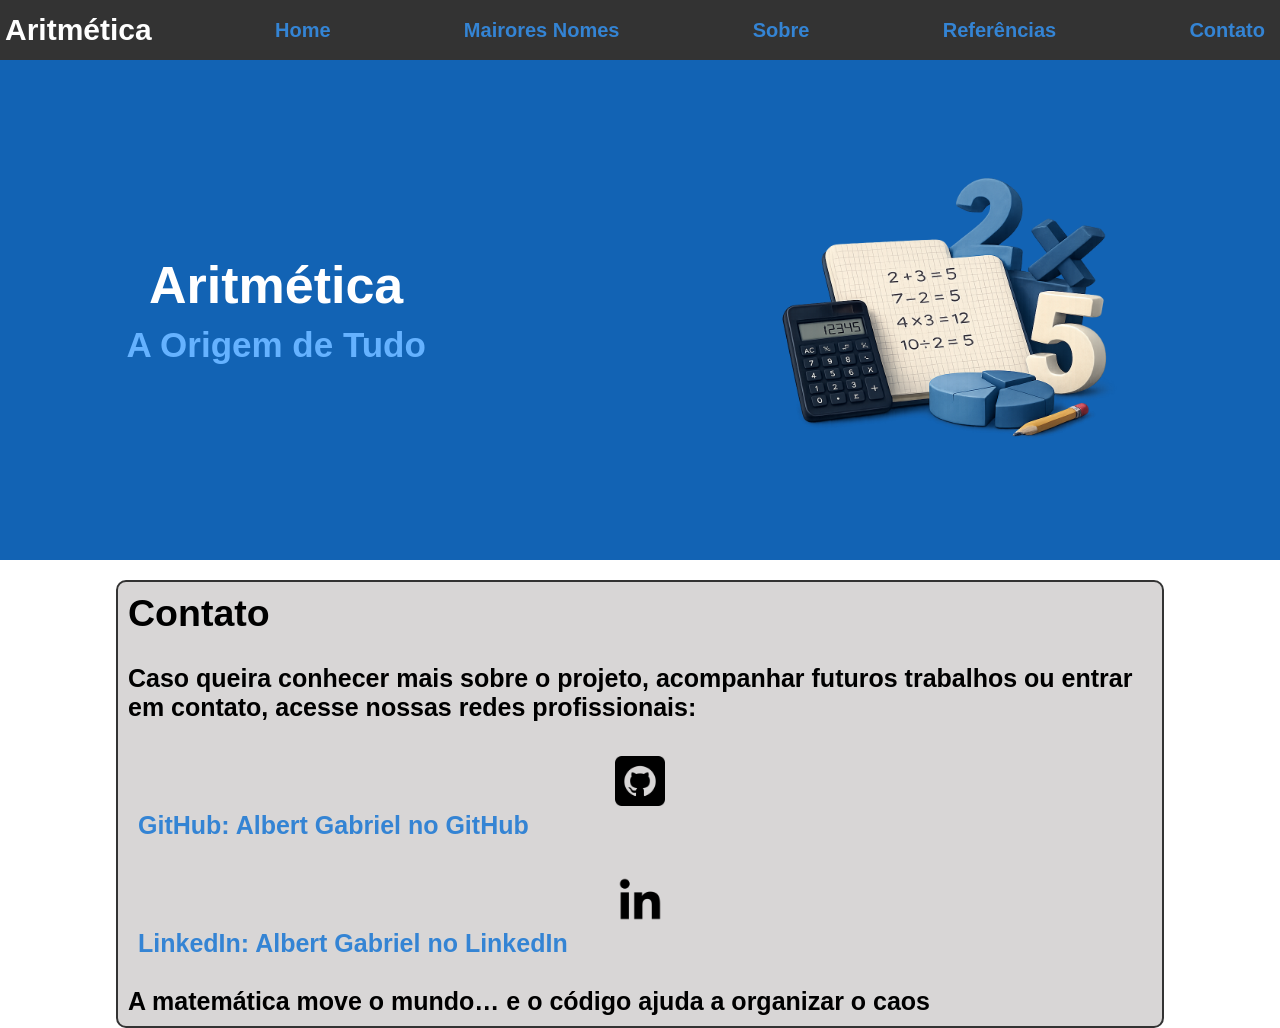
<file: contato.html>
<!DOCTYPE html>
<html lang="pt">
<head>
    <meta charset="UTF-8">
    <meta name="viewport" content="width=device-width, initial-scale=1.0">
    <title>Contato</title>
    <link rel="stylesheet" href="style.css">
</head>
<body>
    <div id="navegacao">
        <h2>Aritmética</h2>
        <a href="index.html" target="_self" rel="noopener noreferrer">Home</a>
        <a href="indexNome.html" target="_self" rel="noopener noreferrer">Mairores Nomes</a>
        <a href="curiosidades.html" target="_self" rel="noopener noreferrer">Sobre</a>
        <a href="referencias.html" target="_self" rel="noopener noreferrer">Referências</a>
        <a href="contato.html" target="_self" rel="noopener noreferrer">Contato</a>
    </div>
    <header>
        <h1>Aritmética
        <span id="origem">A Origem de Tudo</span>
        </h1>
        <img src="img/57c68609-21f6-4dfa-a3d8-badc54bd5d47.png" alt="Aritmética" id="img-header">
    </header>
        <div id="conteudo_oque_e">
            <h2>Contato</h2>
            <br>
            <p>
                Caso queira conhecer mais sobre o projeto, acompanhar futuros trabalhos ou entrar em contato, acesse nossas redes profissionais:
            </p>
            <br>
            <p>
                <img src="img/github.png" alt="GitHub" class="imgP">
                <a href="https://github.com/Albert-Gabriel1" target="_blank" rel="noopener noreferrer" >GitHub: Albert Gabriel no GitHub</a>
            </p>
            <br>
            <p>
                <img src="img/linkedin.png" alt="LinkedIn" class="imgP">
                <a href="https://www.linkedin.com/in/albert-gabriel-conceição-xavier-100164373/" target="_blank" rel="noopener noreferrer" >LinkedIn: Albert Gabriel no LinkedIn</a>
            </p>
            <br>
            <p>
                A matemática move o mundo… e o código ajuda a organizar o caos
            </p>
        </div>
</body>
</html>
</file>
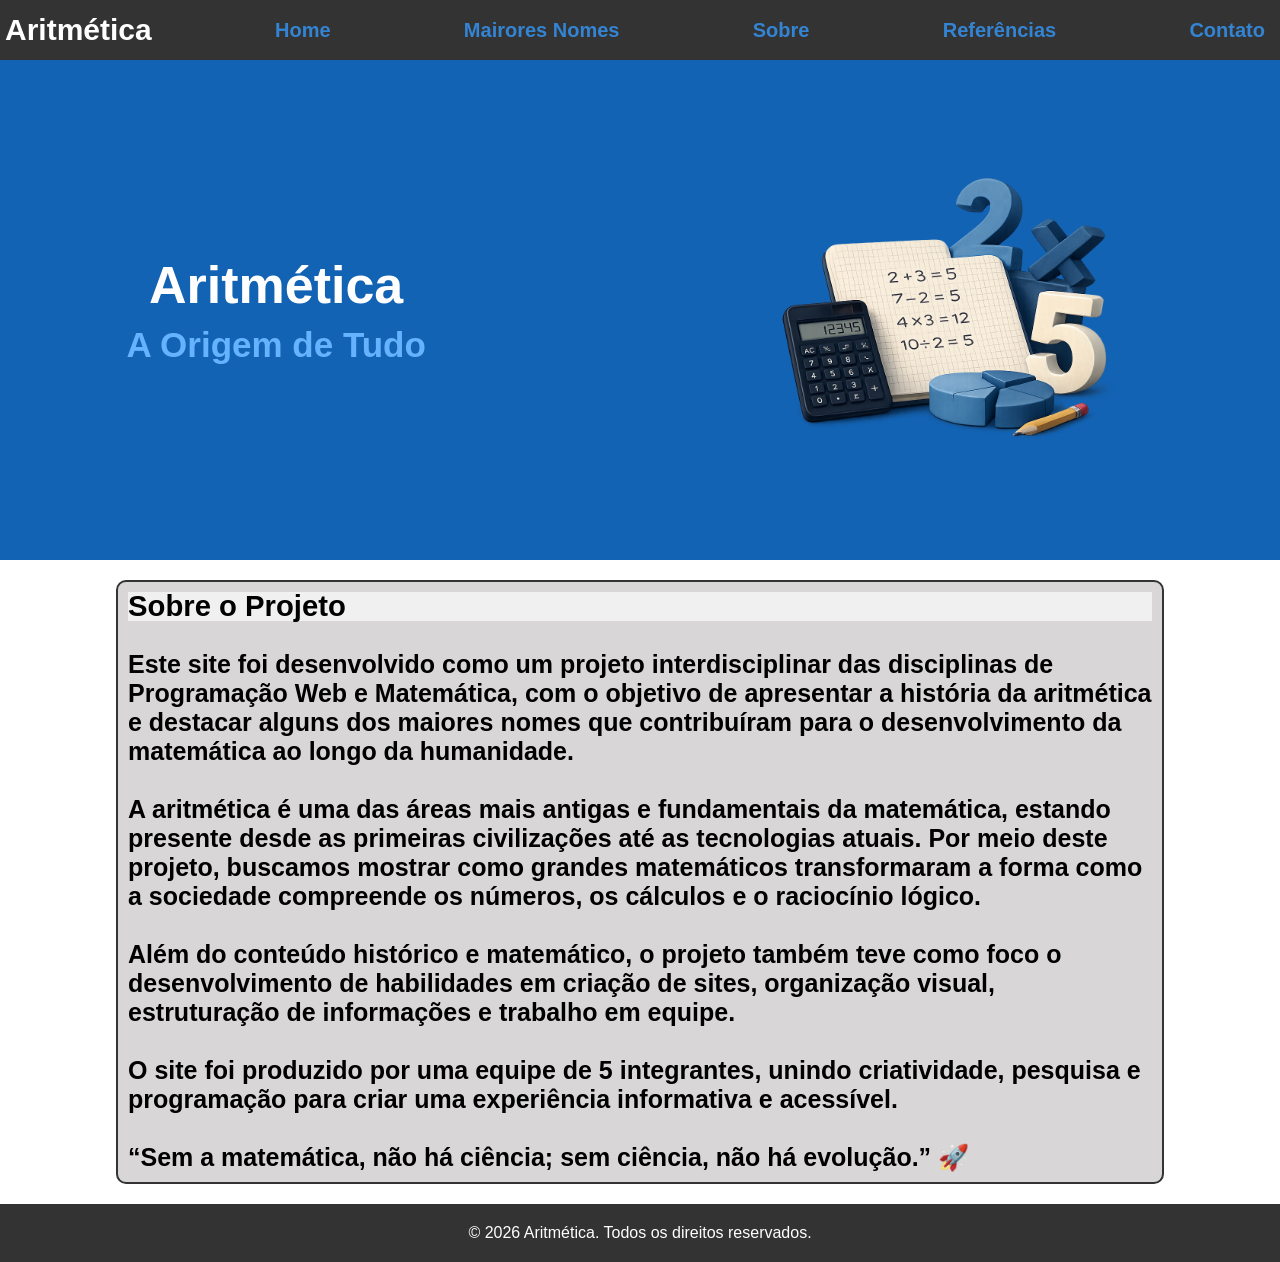
<file: curiosidades.html>
<!DOCTYPE html>
<html lang="pt">
<head>
    <meta charset="UTF-8">
    <meta name="viewport" content="width=device-width, initial-scale=1.0">
    <title>Sobre</title>
    <link rel="stylesheet" href="style.css">
    <link rel="shortcut icon" href="img/sobre.png" type="image/x-icon">
</head>
<body>
    <div id="navegacao">
        <h2>Aritmética</h2>
        <a href="index.html" target="_self" rel="noopener noreferrer">Home</a>
        <a href="indexNome.html" target="_self" rel="noopener noreferrer">Mairores Nomes</a>
        <a href="curiosidades.html" target="_self" rel="noopener noreferrer">Sobre</a>
        <a href="referencias.html" target="_self" rel="noopener noreferrer">Referências</a>
        <a href="contato.html" target="_self" rel="noopener noreferrer">Contato</a>
    </div>
    <header>
        <h1>Aritmética
        <span id="origem">A Origem de Tudo</span>
        </h1>
        <img src="img/57c68609-21f6-4dfa-a3d8-badc54bd5d47.png" alt="Aritmética" id="img-header">
    </header>
    <div id="conteudo_oque_e">
        <h3>Sobre o Projeto</h3>
        <br>
        <p>
            Este site foi desenvolvido como um projeto interdisciplinar das disciplinas de Programação Web e Matemática, com o objetivo de apresentar a história da aritmética e destacar alguns dos maiores nomes que contribuíram para o desenvolvimento da matemática ao longo da humanidade.
        </p>
        <br>
        <p>
            A aritmética é uma das áreas mais antigas e fundamentais da matemática, estando presente desde as primeiras civilizações até as tecnologias atuais. Por meio deste projeto, buscamos mostrar como grandes matemáticos transformaram a forma como a sociedade compreende os números, os cálculos e o raciocínio lógico.
        </p>
        <br>
        <p>
            Além do conteúdo histórico e matemático, o projeto também teve como foco o desenvolvimento de habilidades em criação de sites, organização visual, estruturação de informações e trabalho em equipe.
        </p>
        <br>

        <p>
            O site foi produzido por uma equipe de 5 integrantes, unindo criatividade, pesquisa e programação para criar uma experiência informativa e acessível.
        </p>
        <br>
        <p>
            “Sem a matemática, não há ciência; sem ciência, não há evolução.” 🚀
        </p>
    </div>
    <footer>
        <p>&copy; 2026 Aritmética. Todos os direitos reservados.</p>
    </footer>
</body>
</html>
</file>
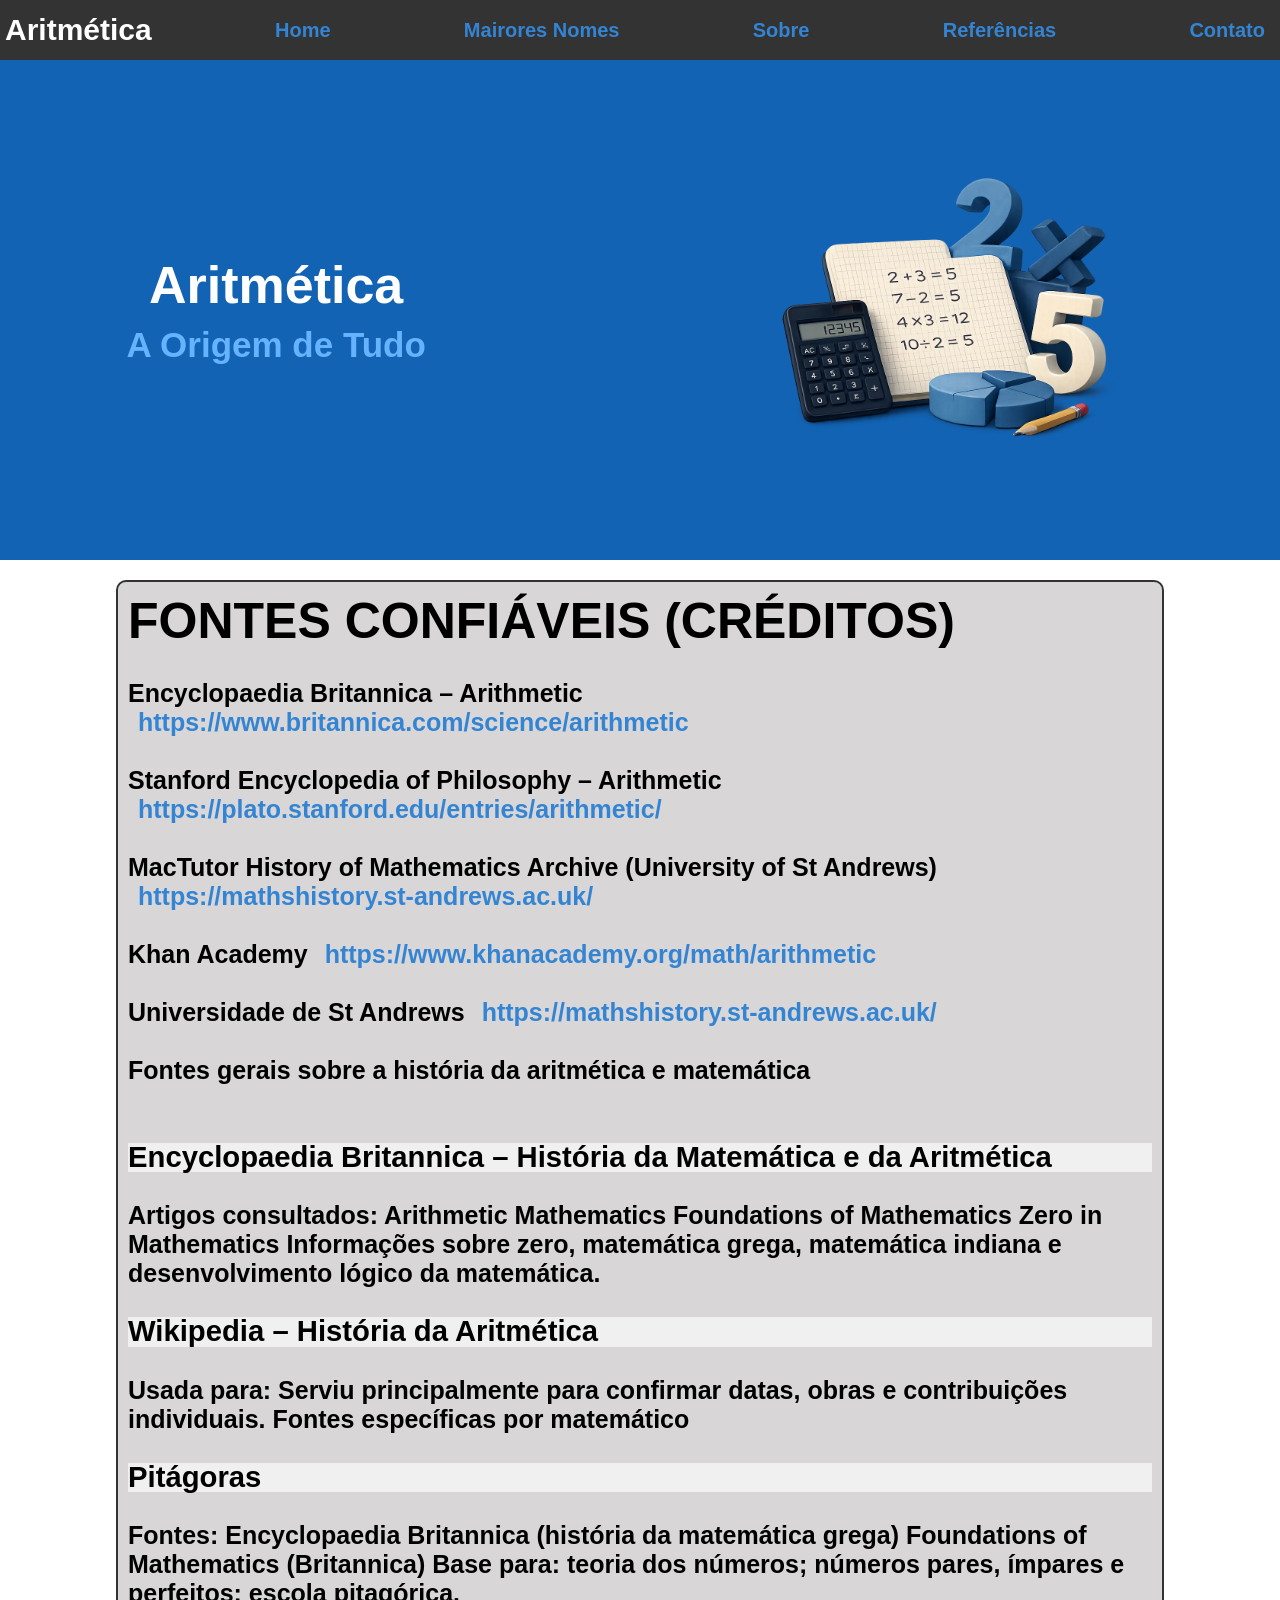
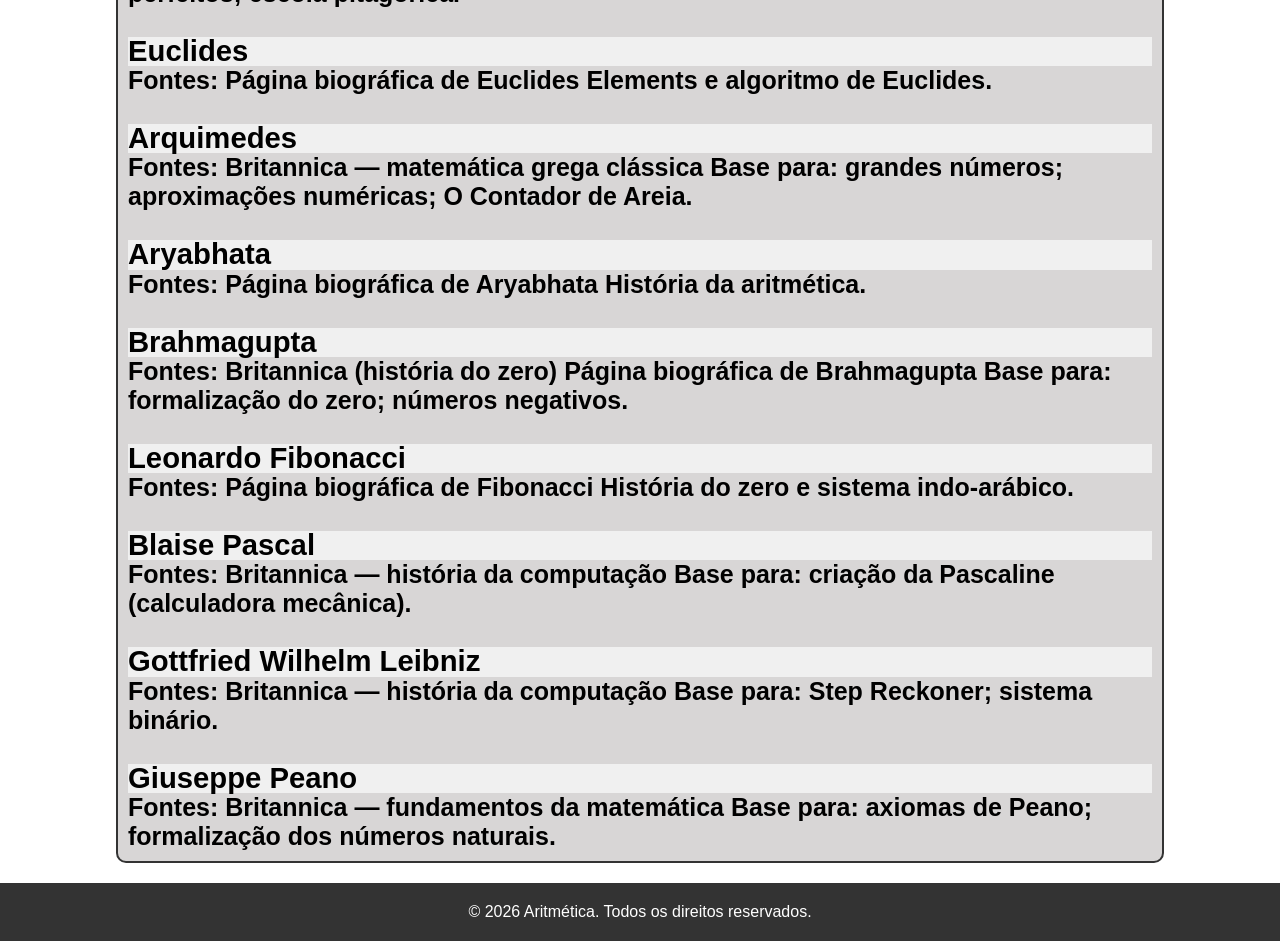
<file: referencias.html>
<!DOCTYPE html>
<html lang="pt-br">
<head>
    <meta charset="UTF-8">
    <meta name="viewport" content="width=device-width, initial-scale=1.0">
    <title>Referências</title>
    <link rel="stylesheet" href="style.css">
    <link rel="shortcut icon" href="img/pesquisa.png" type="image/x-icon">
</head>
<body>
    <div id="navegacao">
        <h2>Aritmética</h2>
        <a href="index.html" target="_self" rel="noopener noreferrer">Home</a>
        <a href="indexNome.html" target="_self" rel="noopener noreferrer">Mairores Nomes</a>
        <a href="curiosidades.html" target="_self" rel="noopener noreferrer">Sobre</a>
        <a href="referencias.html" target="_self" rel="noopener noreferrer">Referências</a>
        <a href="contato.html" target="_self" rel="noopener noreferrer">Contato</a>
    </div>
    <header>
        <h1>Aritmética
        <span id="origem">A Origem de Tudo</span>
        </h1>
        <img src="img/57c68609-21f6-4dfa-a3d8-badc54bd5d47.png" alt="Aritmética" id="img-header">
    </header>
    <div id="conteudo_oque_e">
        <h1>FONTES CONFIÁVEIS (CRÉDITOS)</h1>
        <br>
        <p>
            Encyclopaedia Britannica – Arithmetic
            <a href="https://www.britannica.com/science/arithmetic">https://www.britannica.com/science/arithmetic</a>
        </p>
        <br>
        <p>
            Stanford Encyclopedia of Philosophy – Arithmetic
            <a href="https://plato.stanford.edu/entries/arithmetic/">https://plato.stanford.edu/entries/arithmetic/</a>
        </p>
        <br>
        <p>
            MacTutor History of Mathematics Archive (University of St Andrews)
            <a href="https://mathshistory.st-andrews.ac.uk/">https://mathshistory.st-andrews.ac.uk/</a>
        </p>
        <br>
        <p>
            Khan Academy
            <a href="https://www.khanacademy.org/math/arithmetic">https://www.khanacademy.org/math/arithmetic</a>
        </p>
        <br>
        <p>
            Universidade de St Andrews
            <a href="https://mathshistory.st-andrews.ac.uk/">https://mathshistory.st-andrews.ac.uk/</a>
        </p>
        <br>
        <p>
            Fontes gerais sobre a história da aritmética e matemática
        </p>
        <br>
        <p>
        <br>
        <h3>Encyclopaedia Britannica – História da Matemática e da Aritmética</h3>
        <br>
            <p>
                Artigos consultados:
                Arithmetic
                Mathematics
                Foundations of Mathematics
                Zero in Mathematics
                Informações sobre zero, matemática grega, matemática indiana e desenvolvimento lógico da matemática.
            </p>
        <br>
            <h3>Wikipedia – História da Aritmética</h3>
            <br>
            <p>
                Usada para:
                Serviu principalmente para confirmar datas, obras e contribuições individuais.
                Fontes específicas por matemático
            </p>
            <br>
            <h3>Pitágoras</h3>
            <br>
            <p>
                Fontes:
                Encyclopaedia Britannica (história da matemática grega)
                Foundations of Mathematics (Britannica)
                Base para:
                teoria dos números;
                números pares, ímpares e perfeitos;
                escola pitagórica.
            </p>
            <br>
            <h3>Euclides</h3>
            <p>
                Fontes:
                Página biográfica de Euclides
                Elements e algoritmo de Euclides.
            </p>
            <br>
            <h3>Arquimedes</h3>
            <p>
                Fontes:
                Britannica — matemática grega clássica
                Base para:
                grandes números;
                aproximações numéricas;
            O Contador de Areia.</p>
            <br>
            <h3>Aryabhata</h3>
            <p>
                Fontes:
                Página biográfica de Aryabhata
                História da aritmética.
            </p>
            <br>
            <h3>Brahmagupta</h3>
            <p>
                Fontes:
                Britannica (história do zero)
                Página biográfica de Brahmagupta
                Base para:
                formalização do zero;
                números negativos.
            </p>
            <br>
            <h3>Leonardo Fibonacci</h3>
            <p>
                Fontes:
                Página biográfica de Fibonacci
                História do zero e sistema indo-arábico.
            </p>
            <br>
            <h3>Blaise Pascal</h3>
            <p>
                Fontes:
                Britannica — história da computação
                Base para:
                criação da Pascaline (calculadora mecânica).
            </p>
            <br>
            <h3>Gottfried Wilhelm Leibniz</h3>
            <p>
                Fontes:
                Britannica — história da computação
                Base para:
                Step Reckoner;
                sistema binário.
            </p>
            <br>
            <h3>Giuseppe Peano</h3>
            <p>
                Fontes:
                Britannica — fundamentos da matemática
                Base para:
                axiomas de Peano;
                formalização dos números naturais.
            </p>
        </div>
        <footer>
        <p>&copy; 2026 Aritmética. Todos os direitos reservados.</p>
    </footer>
</body>
</html>
</file>
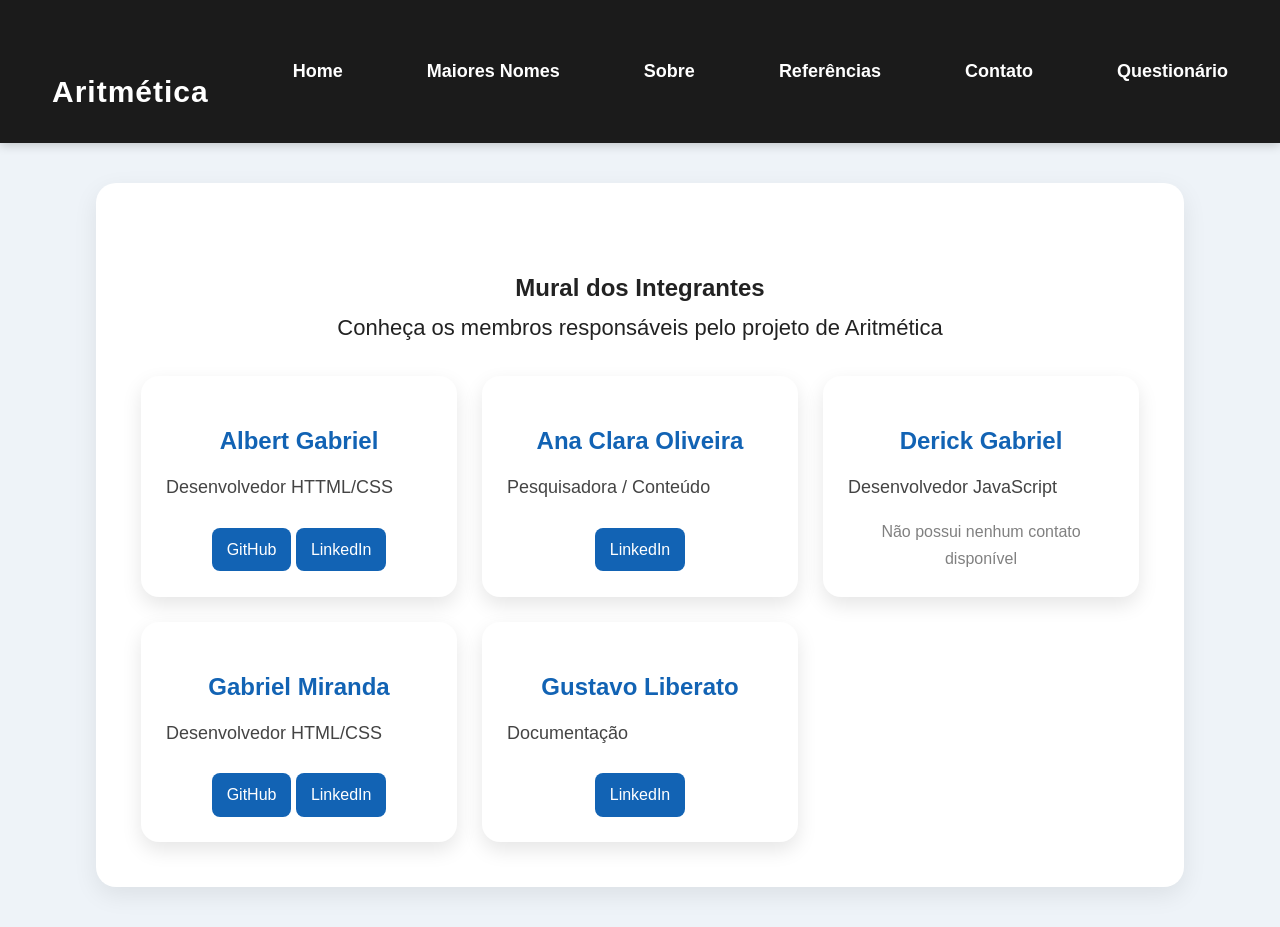
<file: projetoMatematica-master/contato.html>
<!DOCTYPE html>
<html lang="pt">

<head>
    <meta charset="UTF-8">
    <meta name="viewport" content="width=device-width, initial-scale=1.0">
    <title>Contato</title>
    <link rel="stylesheet" href="css/style.css">
    <link rel="stylesheet" href="css/contato.css">
</head>

<body>
    <div id="navegacao">
        <a href="contato.html"><h2>Aritmética</h2></a>
        <a href="index.html">Home</a>
        <a href="indexNome.html">Maiores Nomes</a>
        <a href="curiosidades.html">Sobre</a>
        <a href="referencias.html">Referências</a>
        <a href="contato.html">Contato</a>
        <a href="questionario.html">Questionário</a>
    </div>

    <div id="conteudo_oque_e">

        <h2>Mural dos Integrantes</h2>

        <p style="text-align:center; margin-bottom: 30px;">
            Conheça os membros responsáveis pelo projeto de Aritmética
        </p>

        <div class="mural">

            <div class="card-integrante">
                <h3>Albert Gabriel</h3>
                <p>Desenvolvedor HTTML/CSS</p>
                <a href="https://github.com/Albert-Gabriel1" target="_blank">GitHub</a>
                <a href="https://www.linkedin.com/in/albert-gabriel-concei%C3%A7%C3%A3o-xavier-100164373/"
                    target="_blank">LinkedIn</a>
            </div>

            <div class="card-integrante">
                <h3>Ana Clara Oliveira</h3>
                <p>Pesquisadora / Conteúdo</p>
                <a href="https://www.linkedin.com/in/ana-clara-oliveira-santana-a78473320/" target="_blank">LinkedIn</a>
            </div>

            <div class="card-integrante">
                <h3>Derick Gabriel</h3>
                <p>Desenvolvedor JavaScript</p>
                <span>Não possui nenhum contato disponível</span>
            </div>

            <div class="card-integrante">
                <h3>Gabriel Miranda</h3>
                <p>Desenvolvedor HTML/CSS</p>
                <a href="https://github.com/GabrielMira2009" target="_blank">GitHub</a>
                <a href="https://www.linkedin.com/in/gabriel-de-jesus-miranda-271798340/" target="_blank">LinkedIn</a>
            </div>

            <div class="card-integrante">
                <h3>Gustavo Liberato</h3>
                <p>Documentação</p>
                <a href="https://www.linkedin.com/in/gustavo-liberato-848331407/" target="_blank">LinkedIn</a>
            </div>

        </div>

    </div>
</body>

</html>
</file>
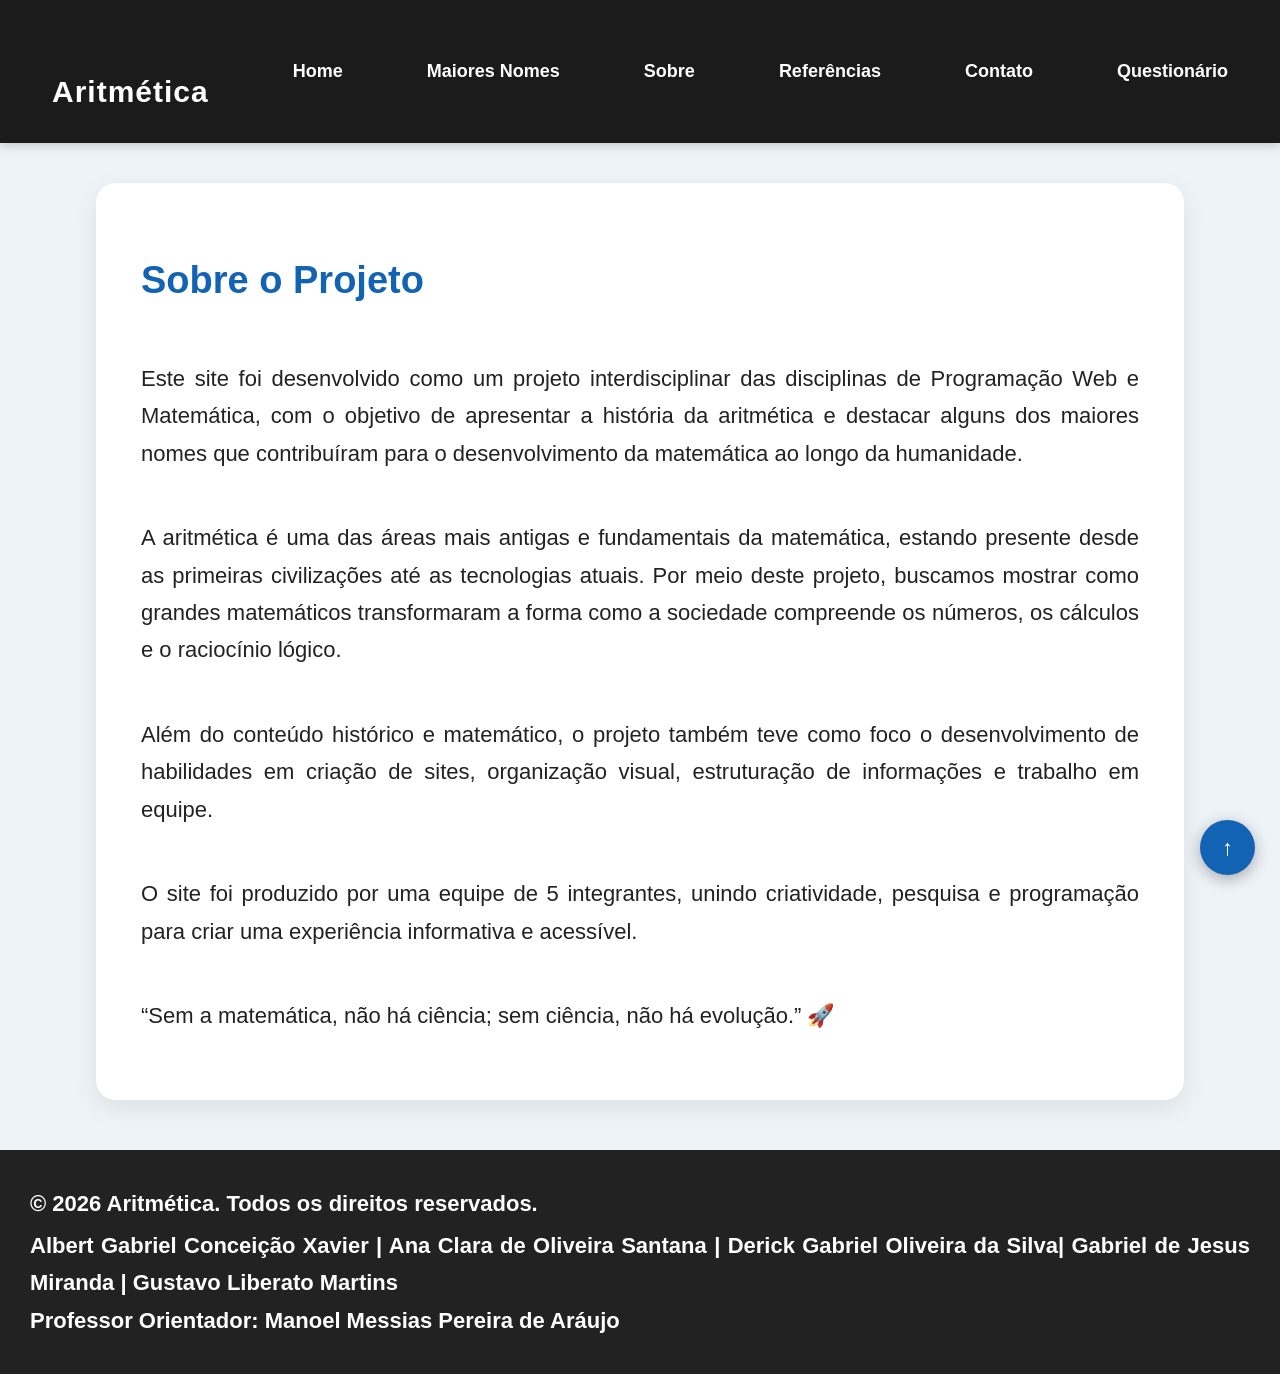
<file: projetoMatematica-master/curiosidades.html>
<!DOCTYPE html>
<html lang="pt">

<head>
    <meta charset="UTF-8">
    <meta name="viewport" content="width=device-width, initial-scale=1.0">
    <title>Sobre</title>
    <link rel="stylesheet" href="css/style.css">
    <link rel="shortcut icon" href="img/sobre.png" type="image/x-icon">
</head>

<body>
    <div id="navegacao">
        <a href="curiosidades.html"><h2>Aritmética</h2></a>
        <a href="index.html">Home</a>
        <a href="indexNome.html">Maiores Nomes</a>
        <a href="curiosidades.html">Sobre</a>
        <a href="referencias.html">Referências</a>
        <a href="contato.html">Contato</a>
        <a href="questionario.html">Questionário</a>
    </div>

    <div id="conteudo_oque_e">
        <h3>Sobre o Projeto</h3>
        <br>
        <p>
            Este site foi desenvolvido como um projeto interdisciplinar das disciplinas de Programação Web e Matemática,
            com o objetivo de apresentar a história da aritmética e destacar alguns dos maiores nomes que contribuíram
            para o desenvolvimento da matemática ao longo da humanidade.
        </p>
        <br>
        <p>
            A aritmética é uma das áreas mais antigas e fundamentais da matemática, estando presente desde as primeiras
            civilizações até as tecnologias atuais. Por meio deste projeto, buscamos mostrar como grandes matemáticos
            transformaram a forma como a sociedade compreende os números, os cálculos e o raciocínio lógico.
        </p>
        <br>
        <p>
            Além do conteúdo histórico e matemático, o projeto também teve como foco o desenvolvimento de habilidades em
            criação de sites, organização visual, estruturação de informações e trabalho em equipe.
        </p>
        <br>

        <p>
            O site foi produzido por uma equipe de 5 integrantes, unindo criatividade, pesquisa e programação para criar
            uma experiência informativa e acessível.
        </p>
        <br>
        <p>
            “Sem a matemática, não há ciência; sem ciência, não há evolução.” 🚀
        </p>
        <button id="btn-topo" onclick="voltarTopo()">↑</button>

    </div>

    <footer>
        <p>&copy; 2026 Aritmética. Todos os direitos reservados.</p>
        <p> <a href="https://github.com/Albert-Gabriel1">Albert Gabriel Conceição Xavier</a> |
            <a href="https://www.linkedin.com/in/ana-clara-oliveira-santana-a78473320/">Ana Clara de Oliveira
                Santana</a> |
            </a>Derick Gabriel Oliveira da Silva|
            <a href="https://github.com/GabrielMira2009">Gabriel de Jesus Miranda</a> |
            <a href="https://www.linkedin.com/in/gustavo-liberato-848331407/">Gustavo Liberato Martins</a>
            <br>
            Professor Orientador:
            Manoel Messias Pereira de Aráujo
        </p>
    </footer>
</body>

</html>
</file>
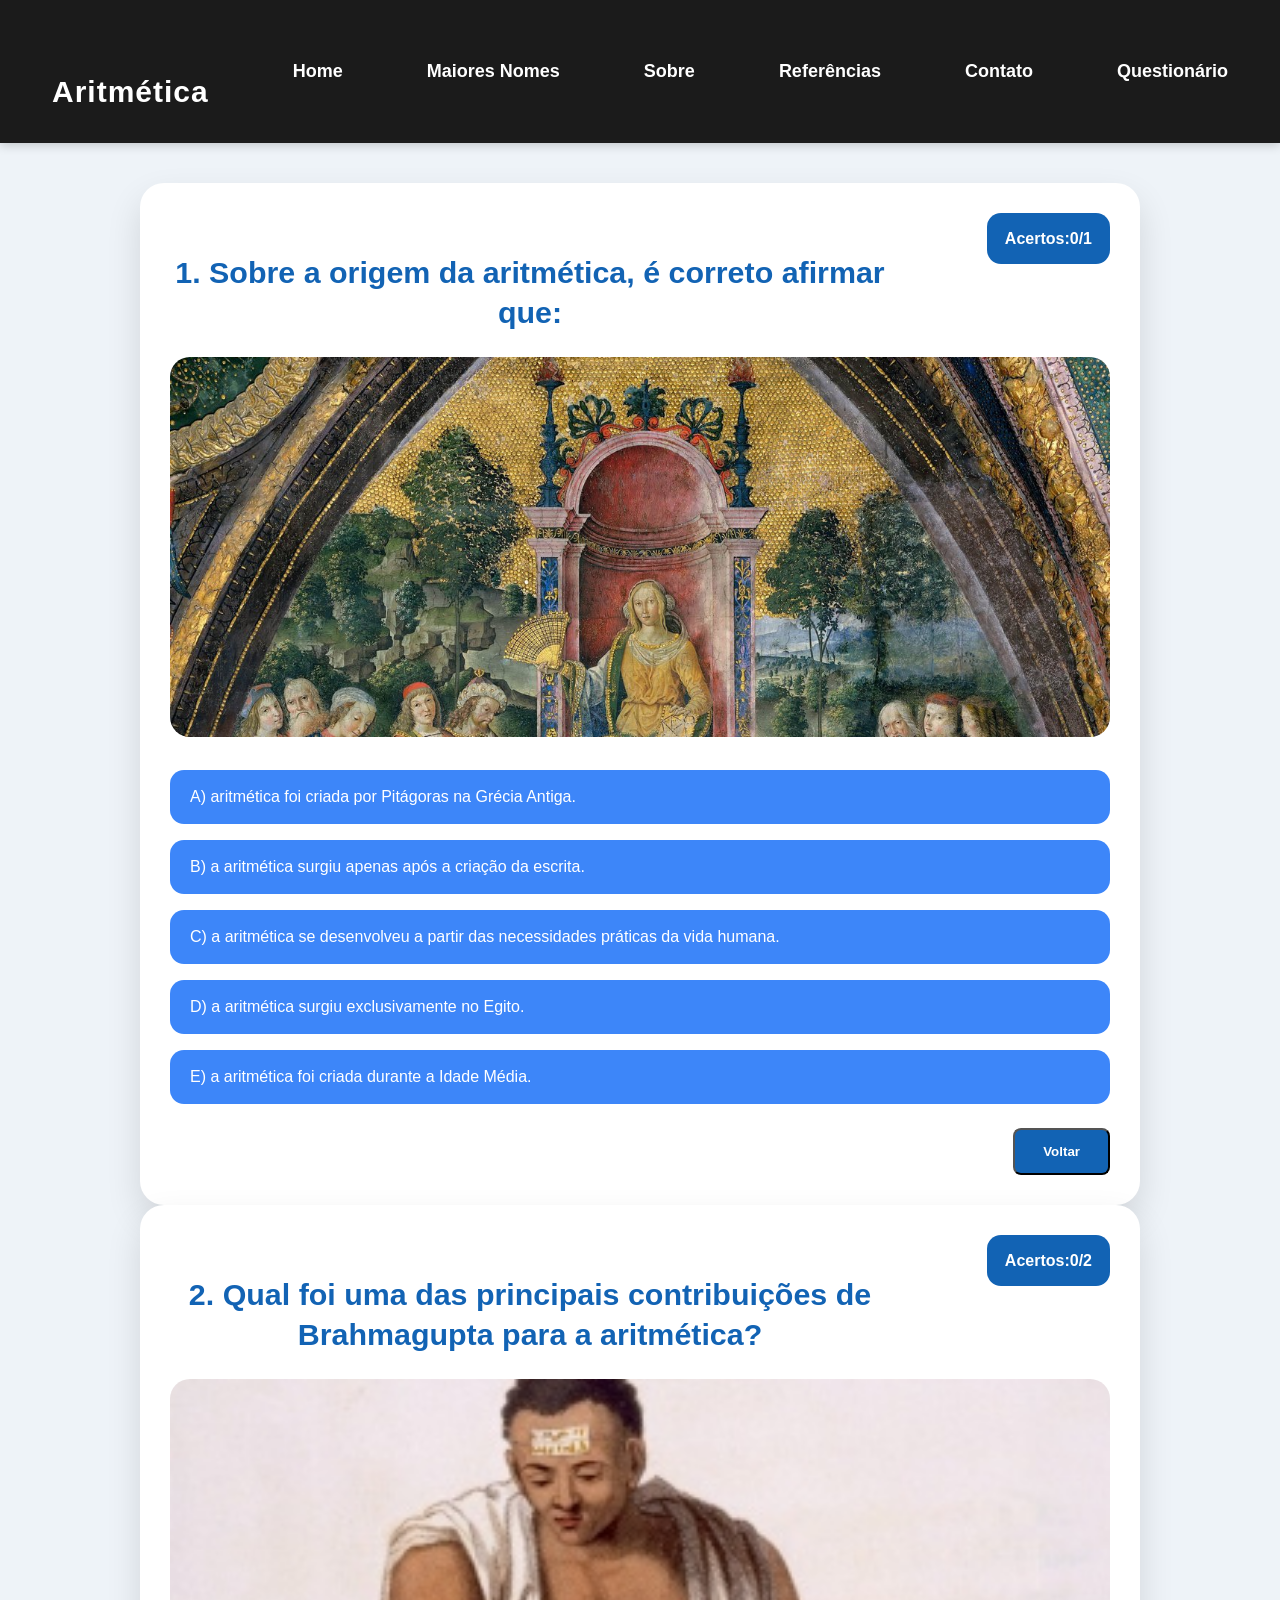
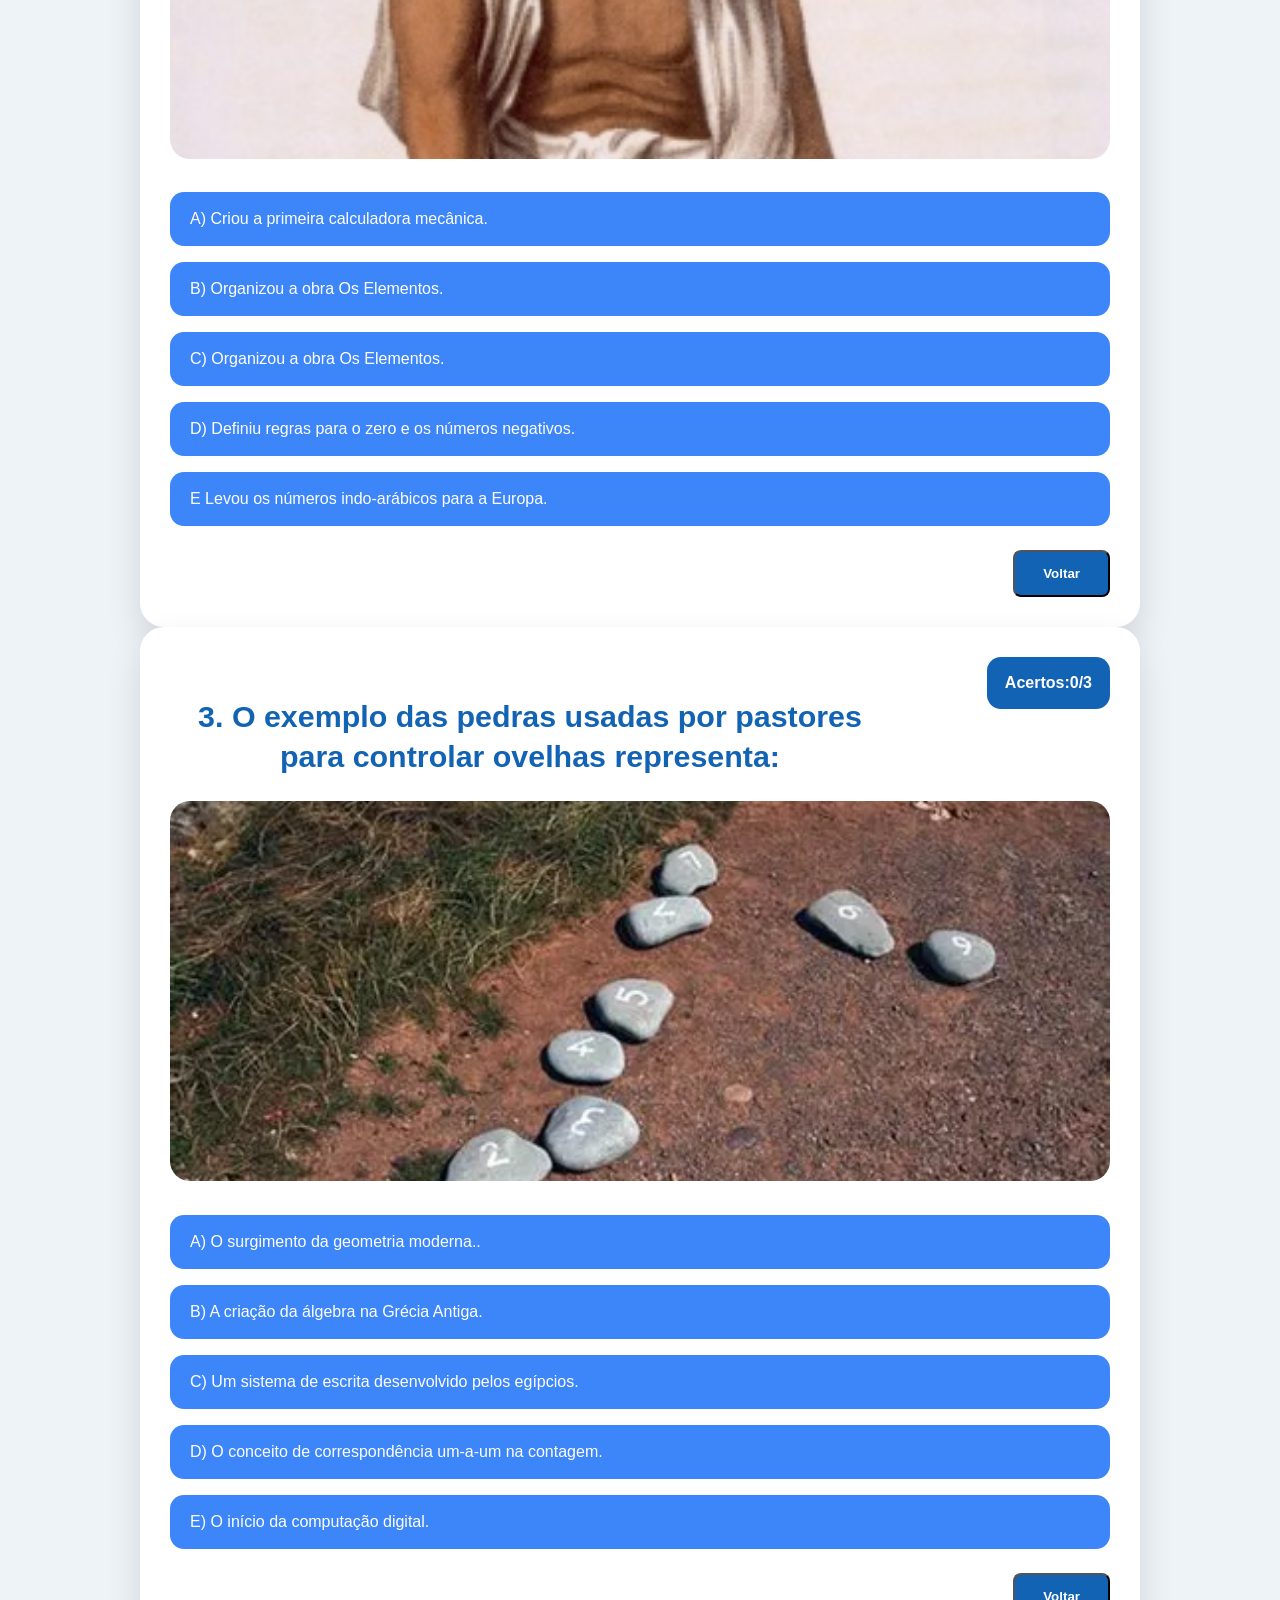
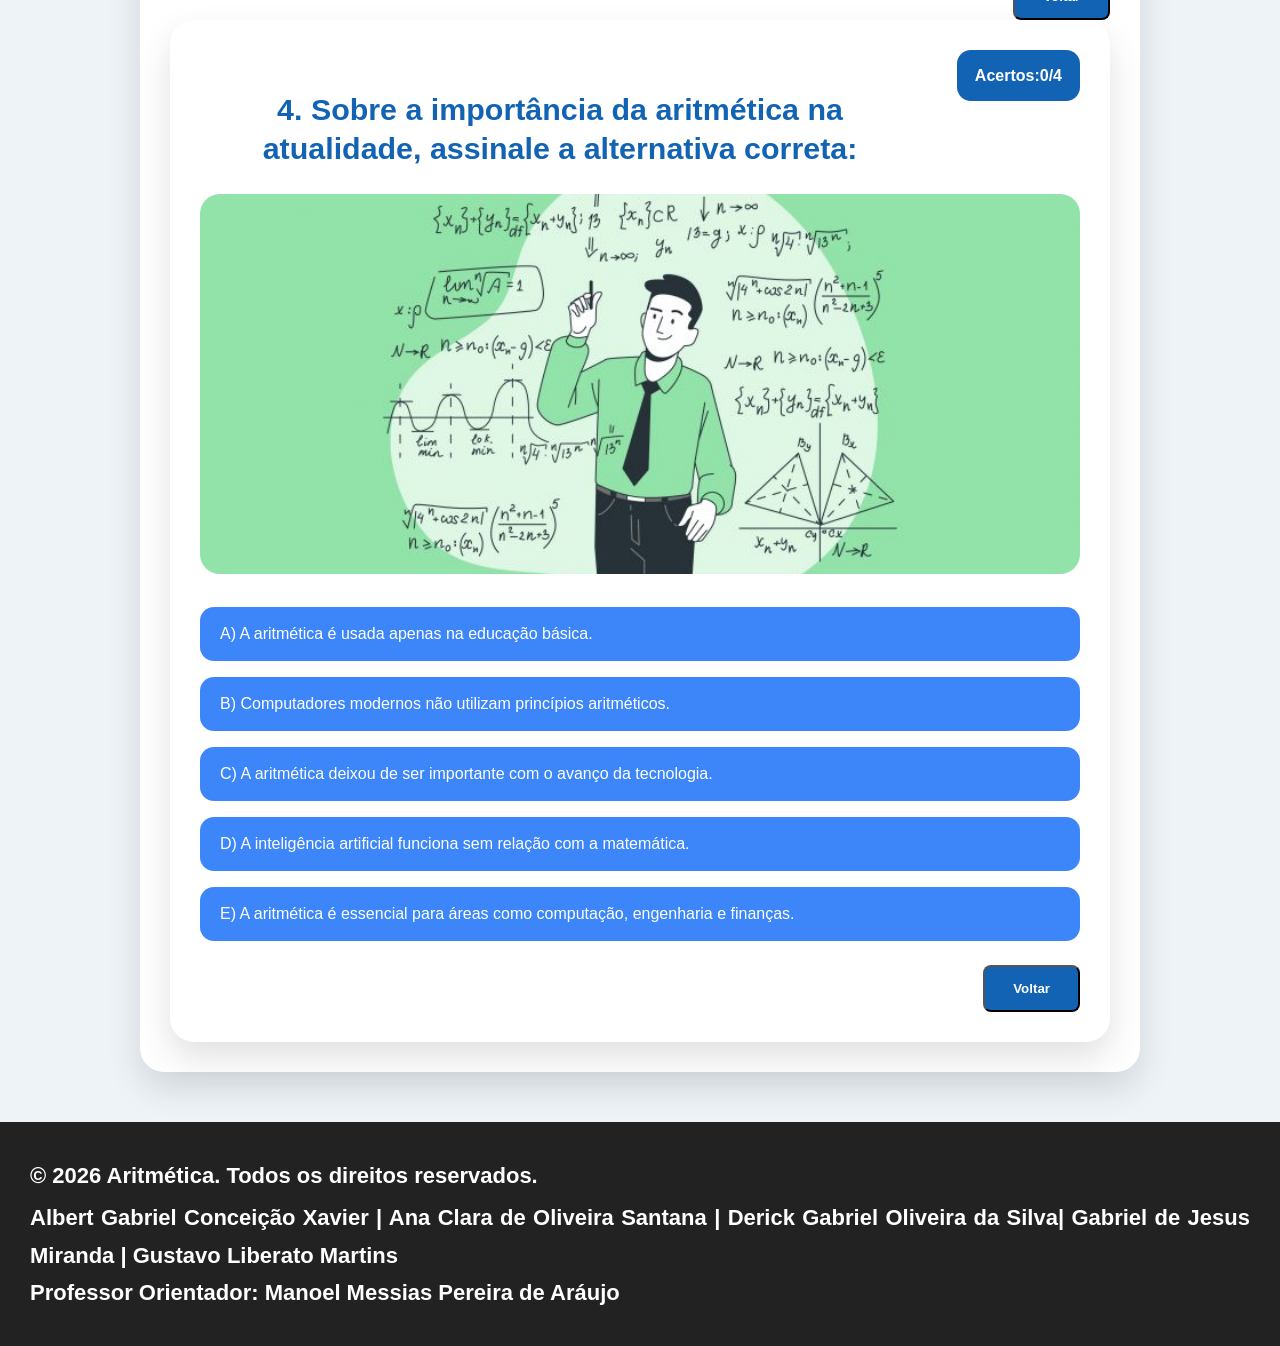
<file: projetoMatematica-master/questionario.html>
<!DOCTYPE html>
<html lang="pt">

<head>
    <meta charset="UTF-8">
    <meta name="viewport" content="width=device-width, initial-scale=1.0">
    <title>Questionário</title>
    <link rel="stylesheet" href="css/style.css">
    <link rel="stylesheet" href="css/questionario.css">
    <link rel="shortcut icon" href="img/sobre.png" type="image/x-icon">
</head>

<body>
    <div id="navegacao">
        <a href="questionario.html"><h2>Aritmética</h2></a>
        <a href="index.html">Home</a>
        <a href="indexNome.html">Maiores Nomes</a>
        <a href="curiosidades.html">Sobre</a>
        <a href="referencias.html">Referências</a>
        <a href="contato.html">Contato</a>
        <a href="questionario.html">Questionário</a>
    </div>

    <main class="quiz-section">
        <div class="quiz-card">
            <div class="quiz-header">
                <h2>1. Sobre a origem da aritmética, é correto afirmar que:</h2>
                <div class="quiz-score">Acertos: <span id="score">0</span>/<span id="total">1</span></div>
            </div>

            <img class="quiz-image" src="img/questionario.jpg" alt="Imagem sobre a origem da aritmética">

            <div class="alternatives">
                <button class="alt-btn" data-correct="false">A) aritmética foi criada por Pitágoras na Grécia
                    Antiga.</button>
                <button class="alt-btn" data-correct="false">B) a aritmética surgiu apenas após a criação da
                    escrita.</button>
                <button class="alt-btn" data-correct="true">C) a aritmética se desenvolveu a partir das necessidades
                    práticas da vida humana.</button>
                <button class="alt-btn" data-correct="false">D) a aritmética surgiu exclusivamente no Egito.</button>
                <button class="alt-btn" data-correct="false">E) a aritmética foi criada durante a Idade Média.</button>
            </div>

            <div class="quiz-footer">
                <span id="feedback"></span>
                <button class="btn-nomes" onclick="location.href='questionario.html'">Voltar</button>
            </div>
        </div>
        <div class="quiz-card">
            <div class="quiz-header">
                <h2>2. Qual foi uma das principais contribuições de Brahmagupta para a aritmética?</h2>
                <div class="quiz-score">Acertos: <span id="score">0</span>/<span id="total">2</span></div>
            </div>

            <img class="quiz-image" src="img/questionario2.jpeg"
                alt="Imagem sobre a contribuição de Brahmagupta para a aritmética">

            <div class="alternatives">
                <button class="alt-btn" data-correct="false">A) Criou a primeira calculadora mecânica.</button>
                <button class="alt-btn" data-correct="false">B) Organizou a obra Os Elementos.</button>
                <button class="alt-btn" data-correct="true">C) Organizou a obra Os Elementos.</button>
                <button class="alt-btn" data-correct="false">D) Definiu regras para o zero e os números
                    negativos.</button>
                <button class="alt-btn" data-correct="false">E Levou os números indo-arábicos para a Europa.</button>
            </div>

            <div class="quiz-footer">
                <span id="feedback"></span>
                <button class="btn-nomes" onclick="location.href='questionario.html'">Voltar</button>
            </div>
        </div>

        <div class="quiz-card">
            <div class="quiz-header">
                <h2>3. O exemplo das pedras usadas por pastores para controlar ovelhas representa:</h2>
                <div class="quiz-score">Acertos: <span id="score">0</span>/<span id="total">3</span></div>
            </div>
            <img class="quiz-image" src="img/questionario3.webp"
                alt="Imagem sobre o exemplo das pedras usadas por pastores para controlar ovelhas">

            <div class="alternatives">
                <button class="alt-btn" data-correct="false">A) O surgimento da geometria moderna..</button>
                <button class="alt-btn" data-correct="false">B) A criação da álgebra na Grécia Antiga.</button>
                <button class="alt-btn" data-correct="true">C) Um sistema de escrita desenvolvido pelos
                    egípcios.</button>
                <button class="alt-btn" data-correct="false">D) O conceito de correspondência um-a-um na
                    contagem.</button>
                <button class="alt-btn" data-correct="false">E) O início da computação digital.</button>
            </div>

            <div class="quiz-footer">
                <span id="feedback"></span>
                <button class="btn-nomes" onclick="location.href='questionario.html'">Voltar</button>
            </div>

            <div class="quiz-card">
                <div class="quiz-header">
                    <h2>4. Sobre a importância da aritmética na atualidade, assinale a alternativa correta:</h2>
                    <div class="quiz-score">Acertos: <span id="score">0</span>/<span id="total">4</span></div>
                </div>

                <img class="quiz-image" src="img/questionario4.jpg"
                    alt="Imagem sobre a importância da aritmética na atualidade">

                <div class="alternatives">
                    <button class="alt-btn" data-correct="false">A) A aritmética é usada apenas na educação básica.</button>
                    <button class="alt-btn" data-correct="false">B) Computadores modernos não utilizam princípios aritméticos.</button>
                    <button class="alt-btn" data-correct="true">C) A aritmética deixou de ser importante com o avanço da tecnologia.</button>
                    <button class="alt-btn" data-correct="false">D) A inteligência artificial funciona sem relação com a matemática.</button>
                    <button class="alt-btn" data-correct="false">E) A aritmética é essencial para áreas como computação, engenharia e finanças.</button>
                </div>

                <div class="quiz-footer">
                    <span id="feedback"></span>
                    <button class="btn-nomes" onclick="location.href='questionario.html'">Voltar</button>
                </div>
            </div>
    </main>

    <footer>
        <p>&copy; 2026 Aritmética. Todos os direitos reservados.</p>
        <p> <a href="https://github.com/Albert-Gabriel1">Albert Gabriel Conceição Xavier</a> |
            <a href="https://www.linkedin.com/in/ana-clara-oliveira-santana-a78473320/">Ana Clara de Oliveira
                Santana</a> |
            </a>Derick Gabriel Oliveira da Silva|
            <a href="https://github.com/GabrielMira2009">Gabriel de Jesus Miranda</a> |
            <a href="https://www.linkedin.com/in/gustavo-liberato-848331407/">Gustavo Liberato Martins</a>
            <br>
            Professor Orientador:
            Manoel Messias Pereira de Aráujo
        </p>
    </footer>
</body>

</html>
</file>
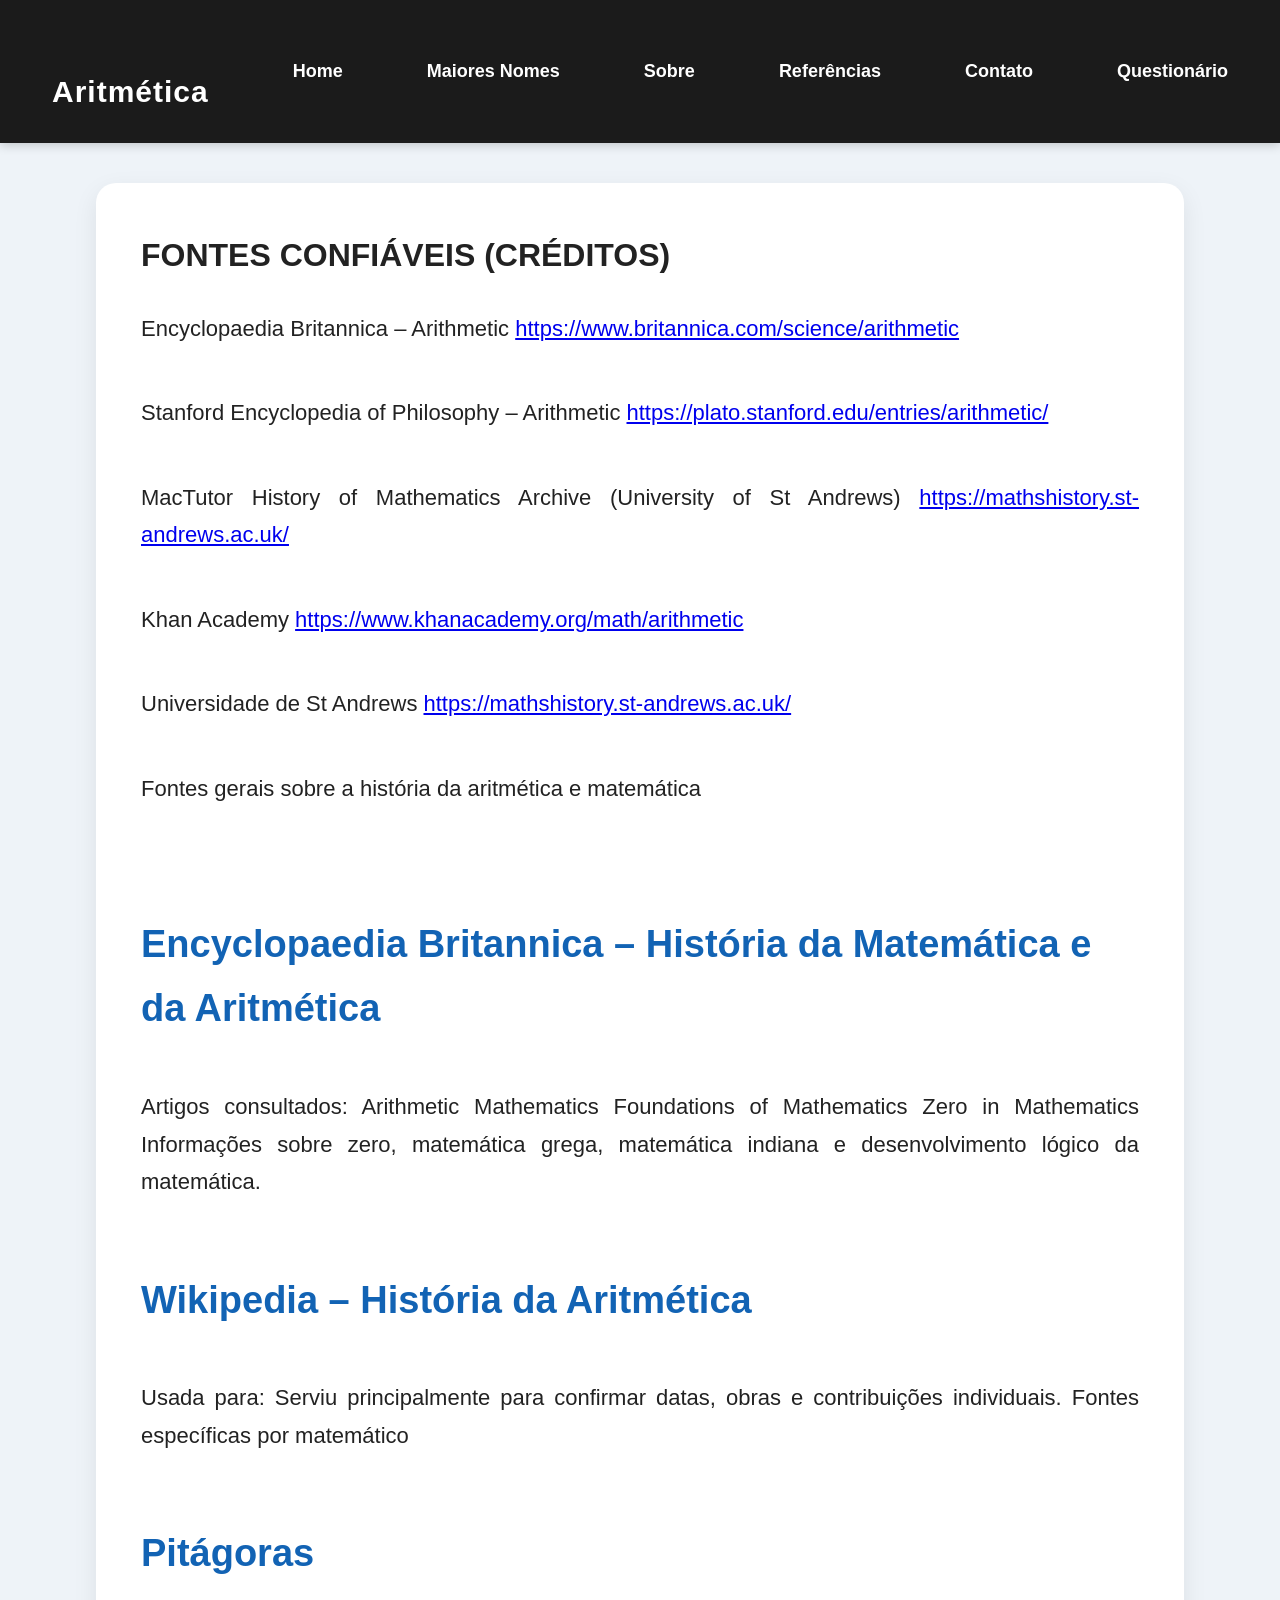
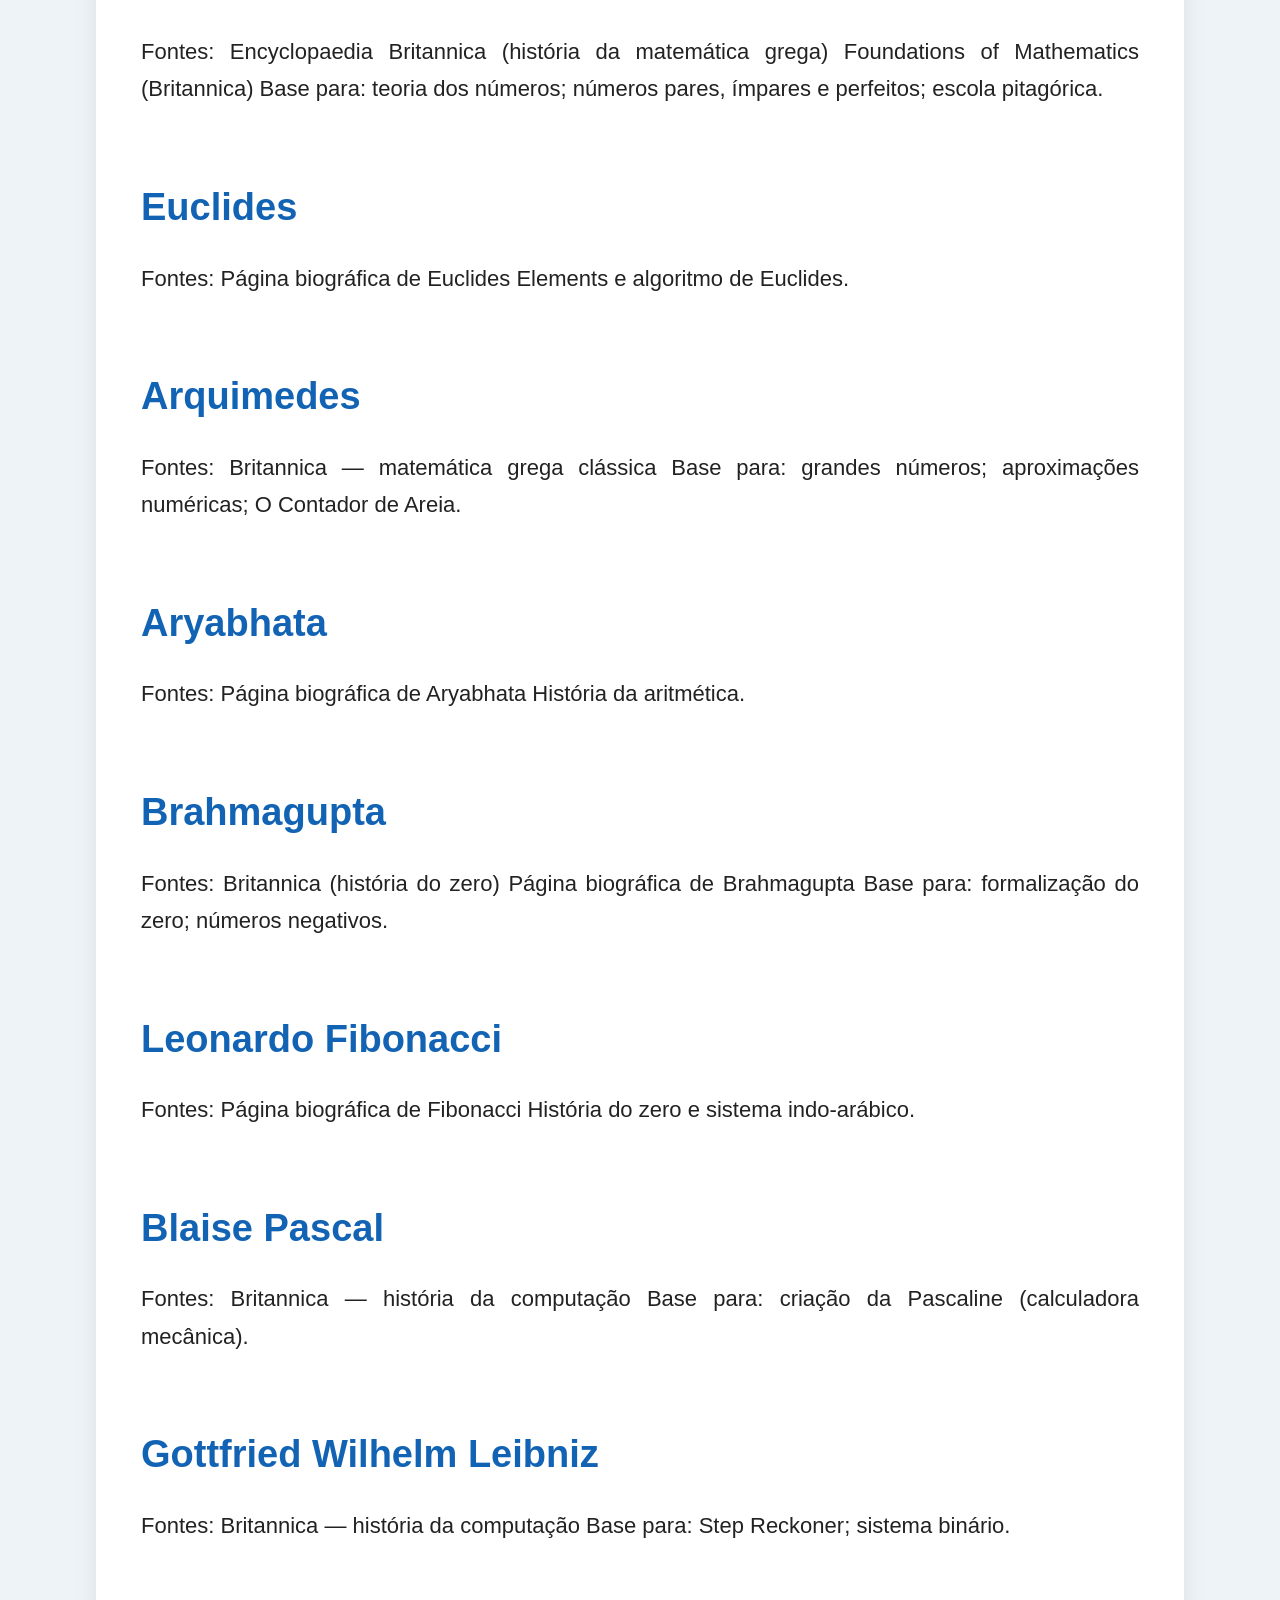
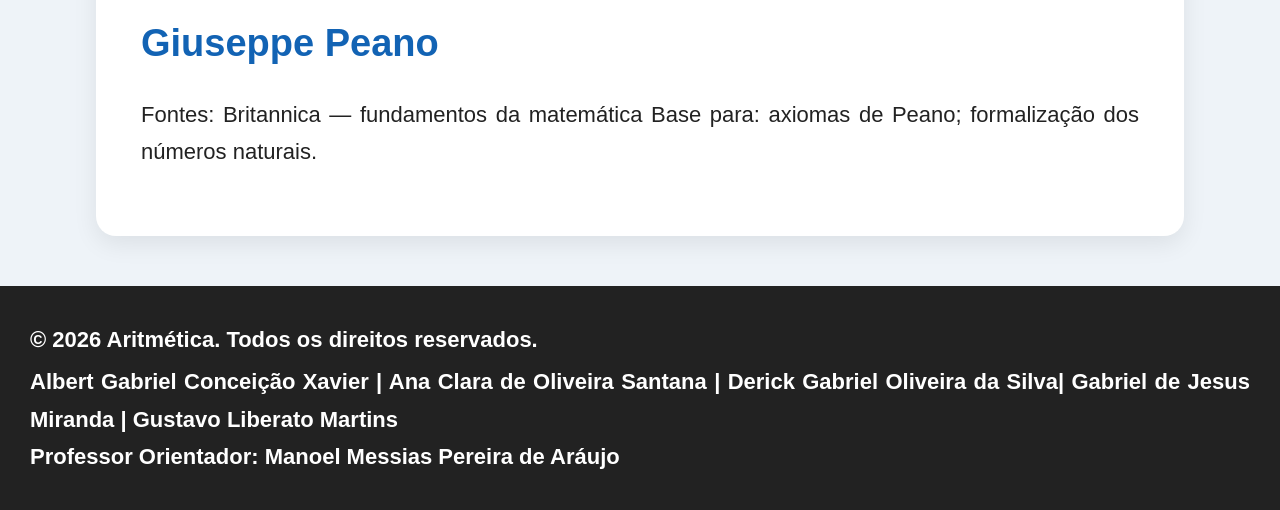
<file: projetoMatematica-master/referencias.html>
<!DOCTYPE html>
<html lang="pt-br">

<head>
    <meta charset="UTF-8">
    <meta name="viewport" content="width=device-width, initial-scale=1.0">
    <title>Referências</title>
    <link rel="stylesheet" href="css/style.css">
    <link rel="shortcut icon" href="img/pesquisa.png" type="image/x-icon">
</head>

<body>
    <div id="navegacao">
        <a href="referencias.html"><h2>Aritmética</h2></a>
        <a href="index.html">Home</a>
        <a href="indexNome.html">Maiores Nomes</a>
        <a href="curiosidades.html">Sobre</a>
        <a href="referencias.html">Referências</a>
        <a href="contato.html">Contato</a>
        <a href="questionario.html">Questionário</a>
    </div>

    <div id="conteudo_oque_e">
        <h1>FONTES CONFIÁVEIS (CRÉDITOS)</h1>
        <br>
        <p>
            Encyclopaedia Britannica – Arithmetic
            <a href="https://www.britannica.com/science/arithmetic">https://www.britannica.com/science/arithmetic</a>
        </p>
        <br>
        <p>
            Stanford Encyclopedia of Philosophy – Arithmetic
            <a href="https://plato.stanford.edu/entries/arithmetic/">https://plato.stanford.edu/entries/arithmetic/</a>
        </p>
        <br>
        <p>
            MacTutor History of Mathematics Archive (University of St Andrews)
            <a href="https://mathshistory.st-andrews.ac.uk/">https://mathshistory.st-andrews.ac.uk/</a>
        </p>
        <br>
        <p>
            Khan Academy
            <a href="https://www.khanacademy.org/math/arithmetic">https://www.khanacademy.org/math/arithmetic</a>
        </p>
        <br>
        <p>
            Universidade de St Andrews
            <a href="https://mathshistory.st-andrews.ac.uk/">https://mathshistory.st-andrews.ac.uk/</a>
        </p>
        <br>
        <p>
            Fontes gerais sobre a história da aritmética e matemática
        </p>
        <br>
        <p>
            <br>
        <h3>Encyclopaedia Britannica – História da Matemática e da Aritmética</h3>
        <br>
        <p>
            Artigos consultados:
            Arithmetic
            Mathematics
            Foundations of Mathematics
            Zero in Mathematics
            Informações sobre zero, matemática grega, matemática indiana e desenvolvimento lógico da matemática.
        </p>
        <br>
        <h3>Wikipedia – História da Aritmética</h3>
        <br>
        <p>
            Usada para:
            Serviu principalmente para confirmar datas, obras e contribuições individuais.
            Fontes específicas por matemático
        </p>
        <br>
        <h3>Pitágoras</h3>
        <br>
        <p>
            Fontes:
            Encyclopaedia Britannica (história da matemática grega)
            Foundations of Mathematics (Britannica)
            Base para:
            teoria dos números;
            números pares, ímpares e perfeitos;
            escola pitagórica.
        </p>
        <br>
        <h3>Euclides</h3>
        <p>
            Fontes:
            Página biográfica de Euclides
            Elements e algoritmo de Euclides.
        </p>
        <br>
        <h3>Arquimedes</h3>
        <p>
            Fontes:
            Britannica — matemática grega clássica
            Base para:
            grandes números;
            aproximações numéricas;
            O Contador de Areia.</p>
        <br>
        <h3>Aryabhata</h3>
        <p>
            Fontes:
            Página biográfica de Aryabhata
            História da aritmética.
        </p>
        <br>
        <h3>Brahmagupta</h3>
        <p>
            Fontes:
            Britannica (história do zero)
            Página biográfica de Brahmagupta
            Base para:
            formalização do zero;
            números negativos.
        </p>
        <br>
        <h3>Leonardo Fibonacci</h3>
        <p>
            Fontes:
            Página biográfica de Fibonacci
            História do zero e sistema indo-arábico.
        </p>
        <br>
        <h3>Blaise Pascal</h3>
        <p>
            Fontes:
            Britannica — história da computação
            Base para:
            criação da Pascaline (calculadora mecânica).
        </p>
        <br>
        <h3>Gottfried Wilhelm Leibniz</h3>
        <p>
            Fontes:
            Britannica — história da computação
            Base para:
            Step Reckoner;
            sistema binário.
        </p>
        <br>
        <h3>Giuseppe Peano</h3>
        <p>
            Fontes:
            Britannica — fundamentos da matemática
            Base para:
            axiomas de Peano;
            formalização dos números naturais.
        </p>
    </div>
    <footer>
        <p>&copy; 2026 Aritmética. Todos os direitos reservados.</p>
        <p> <a href="https://github.com/Albert-Gabriel1">Albert Gabriel Conceição Xavier</a> |
            <a href="https://www.linkedin.com/in/ana-clara-oliveira-santana-a78473320/">Ana Clara de Oliveira
                Santana</a> |
            </a>Derick Gabriel Oliveira da Silva|
            <a href="https://github.com/GabrielMira2009">Gabriel de Jesus Miranda</a> |
            <a href="https://www.linkedin.com/in/gustavo-liberato-848331407/">Gustavo Liberato Martins</a>
            <br>
            Professor Orientador:
            Manoel Messias Pereira de Aráujo
        </p>
    </footer>
</body>

</html>
</file>
<file: style.css>
*{
    margin: 0;
    padding: 0;
}
#navegacao{
    background-color: #333;
    color: #fff;
    padding: 5px;
    text-align: center;
    font-size: 20px;
    display: flex;
    height: 50px;
    justify-content:space-between;
    align-items: center;
    flex-flow: row wrap;
    font-family:'Gill Sans', 'Gill Sans MT', Calibri, 'Trebuchet MS', sans-serif;
}
a{
     color: #3484d4;
    text-decoration: none;
    font-weight: bold;
    margin: 0 10px;
    overflow-wrap: break-word;
    word-break: break-word;

}
a:hover{
    text-decoration: underline;
}
header{
    background-color: #1263b4;
    color: white;
    padding: 55px;
    text-align: center;
    font-size: 26px;
    font-family:arial, Helvetica, sans-serif;
    display: flex;
    flex-flow: row wrap;
    justify-content: center;
    align-items: center;
    justify-content: space-around;
}
#origem{
    display: block;
    font-size: 35px;
    color: #65b2ff;
    margin-top: 10px;
}
#img-header{
    width: 50%;
    height: 60%;
}

h3{
    line-height: 1;
    background-color: #f0f0f0;
}
#conteudo_oque_e{
    padding: 10px;
    margin:auto;
    margin-top: 20px;
    font-family:'Gill Sans', 'Gill Sans MT', Calibri, 'Trebuchet MS', sans-serif;
    font-size: 25px;
    width: 80%;
    font-weight: bold;
    background-color: #d8d6d6;
    border-radius: 10px;
    border: 2px solid #333;
}
li{
    padding: 5px;
    margin-bottom: 5px;
    font-family:'Gill Sans', 'Gill Sans MT', Calibri, 'Trebuchet MS', sans-serif;
}
ol{
    margin-left: 20px;
    margin:20px;
    padding: 10px;
}
#conteudo_nome{
    background-color: #d8d6d6;
    border-radius: 10px;
    padding: 10px;
    margin:auto;
    margin-top: 20px;
    font-size: 25px;
    width: 80%;
}
.img-conteudo{
    width: 85%;
    margin: auto;
    display: block;
    height: auto;
    margin-top: 10px;
    border-radius: 10px;
}
footer{
    background-color: #333;
    color: #fff;
    text-align: center;
    padding: 20px;
    font-family:'Gill Sans', 'Gill Sans MT', Calibri, 'Trebuchet MS', sans-serif;
    margin-top: 20px;
}
.imgP{
    display: block;
    margin: auto;
    padding: 5px;
    height: 50px;
    width: 50px;
}
@media screen and (max-width: 768px) {
    #navegacao {
        flex-direction: column;
        gap: 10px;
        height: auto;
        border: 1px solid black;
    }
    a{
        border: 1px solid black;
        padding: 5px;
        display: flex;
        width: 90%;
        flex-direction: column;
        align-items: center;
    }
    a:hover{
        background-color: #3484d4;
        color: #fff;
    }
    #img-header {
        width: 100%;
        height: auto;
    }
    
}
</file>
<file: front/style.css>
*{
    margin: 0;
    padding: 0;
}
#navegacao{
    background-color: #333;
    color: white;
    padding: 20px;
    text-align: center;
    font-family: Cambria, Cochin, Georgia, Times, 'Times New Roman', serif
}
</file>
<file: projetoMatematica-master/css/style.css>
*{
    margin: 0;
    padding: 0;
    box-sizing: border-box;
}


body{
    background-color: #eef3f8;
    color: #222;
    font-family:'Gill Sans', 'Gill Sans MT', Calibri, 'Trebuchet MS', sans-serif;
    line-height: 1.7;
}


#navegacao{
    background: rgba(27, 27, 27, 1);
    display: flex;
    justify-content: space-between;
    align-items: center;
    flex-wrap: wrap;
    padding: 18px 40px;
    position: sticky;
    top: 0;
    z-index: 1000;
    box-shadow: 0 2px 10px rgba(0,0,0,0.2);
}

#navegacao h2{
    color: white;
    font-size: 30px;
    letter-spacing: 1px;
}

#navegacao a{
    color: white;
    text-decoration: none;
    font-size: 18px;
    font-weight: bold;
    margin: 8px 12px;
    transition: 0.3s;
    position: relative;
}


#navegacao a:hover{
    color: #65b2ff;
}

#navegacao a:hover::after{
    width: 100%;
}

header{
    background: linear-gradient(135deg,#1263b4,#0b4b8c);
    color: white;
    display: flex;
    justify-content: space-between;
    align-items: center;
    gap: 40px;
    padding: 70px 8%;
}

.header-texto{
    flex: 1;
}

.header-texto h1{
    font-size: 4rem;
    margin-bottom: 10px;
}

#origem{
    display: block;
    font-size: 2rem;
    color: #65b2ff;
    margin-bottom: 20px;
}

.header-texto p{
    font-size: 1.2rem;
    line-height: 1.7;
    max-width: 600px;
    margin-bottom: 30px;
}


#img-header{
    width: 450px;
    max-width: 100%;
    height: auto;
}

/* Carousel and card styles moved to css/indexNome.css */


#origem{
    display: block;
    color: #9dd1ff;
    font-size: 35px;
    margin-top: 10px;
    font-weight: normal;
}

#img-header{
    width: 420px;
    max-width: 100%;
    animation: flutuar 4s ease-in-out infinite;
}

#conteudo_oque_e,
#conteudo_nome{
    width: 85%;
    max-width: 1200px;
    margin: 40px auto;
    background-color: white;
    padding: 45px;
    border-radius: 20px;
    box-shadow: 0 8px 25px rgba(0,0,0,0.08);
}

h3{
    font-size: 38px;
    color: #1263b4;
    margin-top: 20px;
    margin-bottom: 20px;
    background: none;
}

h2{
    margin-top: 40px;
    text-align: center;
}

h2 a{
    color: #1263b4;
    text-decoration: none;
    transition: 0.3s;
}

h2 a:hover{
    color: #0c4f91;
}



p{
    font-size: 22px;
    margin-bottom: 20px;
    text-align: justify;
}


ol,
ul{
    margin: 20px 0 30px 40px;
}

li{
    margin-bottom: 12px;
    font-size: 22px;
}




.img-conteudo{
    width: 100%;
    max-width: 850px;

    display: block;
    margin: 30px auto;
    border-radius: 18px;
    box-shadow: 0 6px 20px rgba(0,0,0,0.15);
    transition: 0.4s;
}

.img-conteudo:hover{
    transform: scale(1.02);
}



a{
    overflow-wrap: break-word;
    word-break: break-word;
}

.conclusao{
    display: flex;
    flex-direction: row;
    align-items: center;
    gap: 40px;
    margin: 40px auto;

}

.btn-nomes{
    display: inline-block;
    background-color: #1263b4;
    color: white;
    padding: 12px 25px;
    border-radius: 8px;
    font-weight: bold;
    transition: 0.3s;
}

.btn-nomes:hover{
    border: 2px solid #0b4b8c;
    background-color: #e6e6e6;
    transform: translateY(-3px);
}

#btn-topo{
    position: fixed;
    bottom: 25px;
    right: 25px;
    width: 55px;
    height: 55px;
    border: none;
    border-radius: 50%;
    background-color: #1263b4;
    color: white;
    font-size: 22px;
    cursor: pointer;
    box-shadow: 0 4px 15px rgba(0,0,0,0.3);
    display: block !important;
    transition: 0.3s;
}

#btn-topo:hover{
    transform: scale(1.1);
    background-color: #0b4b8c;
}


footer{
    background-color: #222;
    color: white;
    text-align: center;
    padding: 30px;
    margin-top: 50px;
    font-size: 18px;
}

footer p{
    margin: 5px 0;
    font-weight: bold;

}

footer a{
    color: #ffffff;
    text-decoration: none;
}

footer a:hover{
    color: #65b2ff;
}
</file>
<file: projetoMatematica-master/css/contato.css>
.mural{
    display: grid;
    grid-template-columns: repeat(auto-fit, minmax(250px, 1fr));
    gap: 25px;
    margin-top: 30px;
}

.card-integrante{
    background: white;
    border-radius: 18px;
    padding: 25px;
    text-align: center;
    box-shadow: 0 8px 20px rgba(0,0,0,0.1);
    transition: 0.3s;
}

.card-integrante:hover{
    transform: translateY(-8px);
}

.card-integrante h3{
    color: #1263b4;
    margin-bottom: 10px;
    font-size: 24px;
}

.card-integrante p{
    font-size: 18px;
    color: #444;
    margin-bottom: 15px;
}

.card-integrante a{
    display: inline-block;
    margin-top: 10px;
    padding: 8px 15px;
    background: #1263b4;
    color: white;
    border-radius: 8px;
    text-decoration: none;
    transition: 0.3s;
}

.card-integrante a:hover{
    background: #0b4b8c;
}

.card-integrante span{
    color: gray;
    font-size: 16px;
}
</file>
<file: projetoMatematica-master/css/questionario.css>
.quiz-section{
    width: 90%;
    max-width: 1000px;
    margin: 40px auto;
}

.quiz-card{
    background-color: white;
    border-radius: 24px;
    box-shadow: 0 16px 35px rgba(0,0,0,0.12);
    padding: 30px;
}

.quiz-header{
    display: flex;
    justify-content: space-between;
    align-items: flex-start;
    gap: 20px;
    margin-bottom: 25px;
    flex-wrap: wrap;
}

.quiz-header h2{
    font-size: 1.9rem;
    color: #1263b4;
    line-height: 1.3;
    max-width: 720px;
}

.quiz-score{
    display: inline-flex;
    align-items: center;
    background: #1263b4;
    color: white;
    padding: 12px 18px;
    border-radius: 14px;
    font-weight: bold;
    font-size: 1rem;
}

.quiz-image{
    width: 100%;
    border-radius: 20px;
    margin-bottom: 25px;
    max-height: 380px;
    object-fit: cover;
}

.alternatives{
    display: grid;
    gap: 16px;
    margin-bottom: 24px;
}

.alt-btn{
    width: 100%;
    text-align: left;
    background: #3d86f9;
    color: white;
    border: none;
    border-radius: 14px;
    padding: 18px 20px;
    font-size: 1rem;
    cursor: pointer;
    transition: transform 0.2s ease, background 0.2s ease;
}

.alt-btn:hover{
    transform: translateY(-2px);
    background: #2a62c4;
}

.alt-btn:disabled{
    opacity: 0.7;
    cursor: default;
}

.quiz-footer{
    display: flex;
    justify-content: space-between;
    align-items: center;
    flex-wrap: wrap;
    gap: 20px;
}

#feedback{
    color: #444;
    font-size: 1rem;
    line-height: 1.5;
    min-height: 24px;
}

.quiz-footer .btn-nomes{
    padding: 14px 28px;
}
</file>
